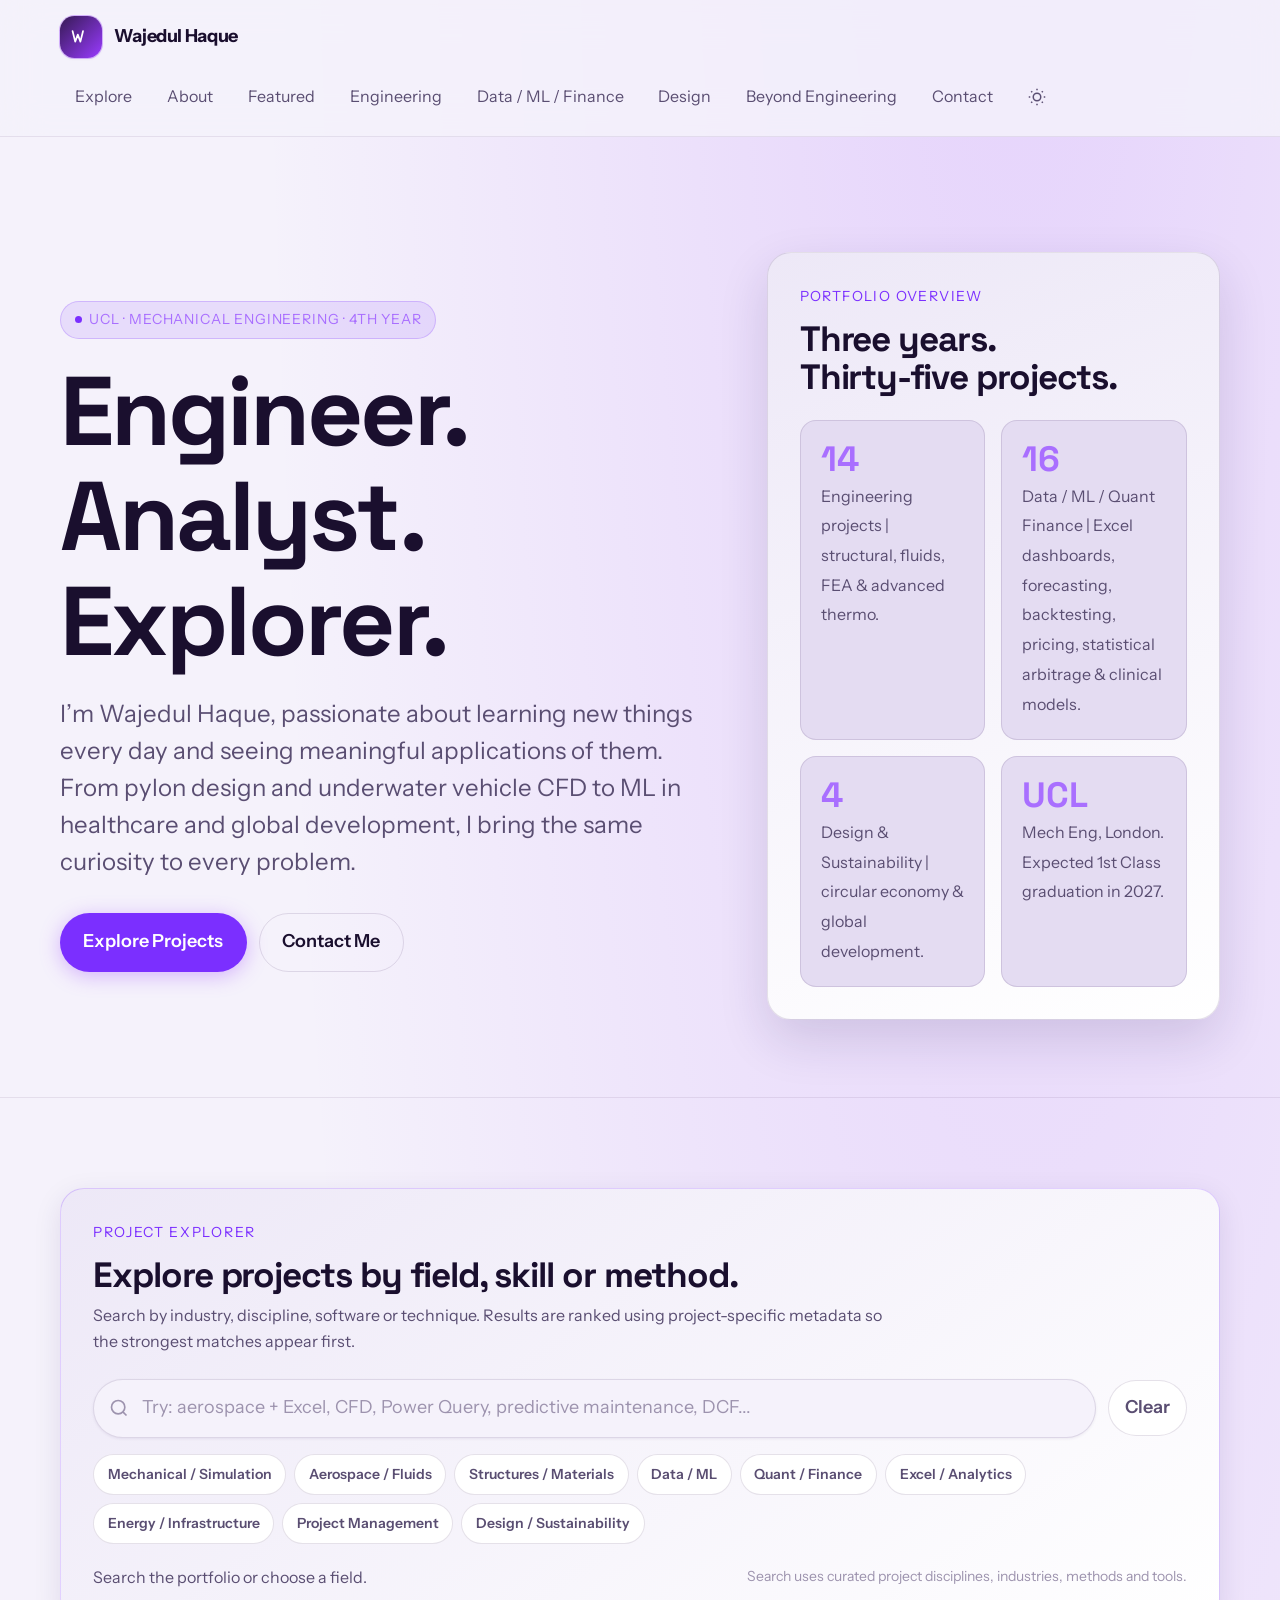
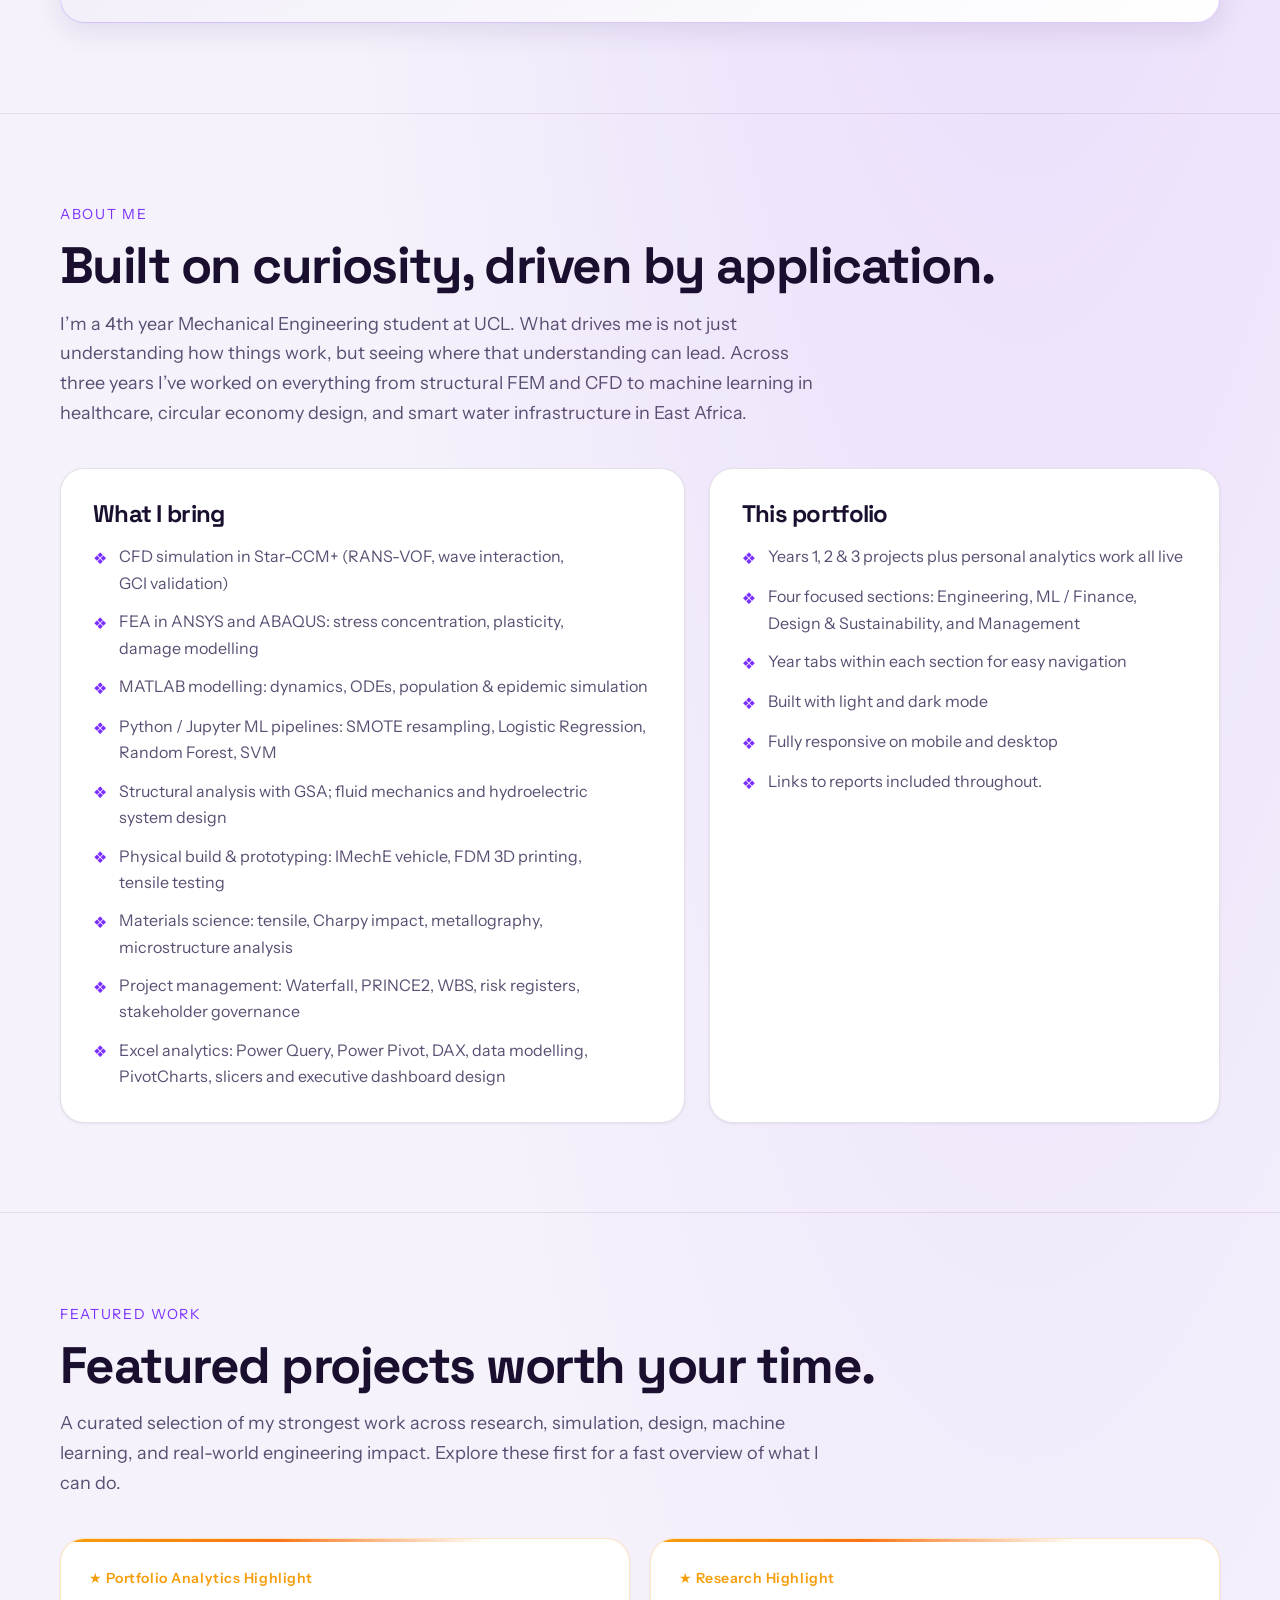
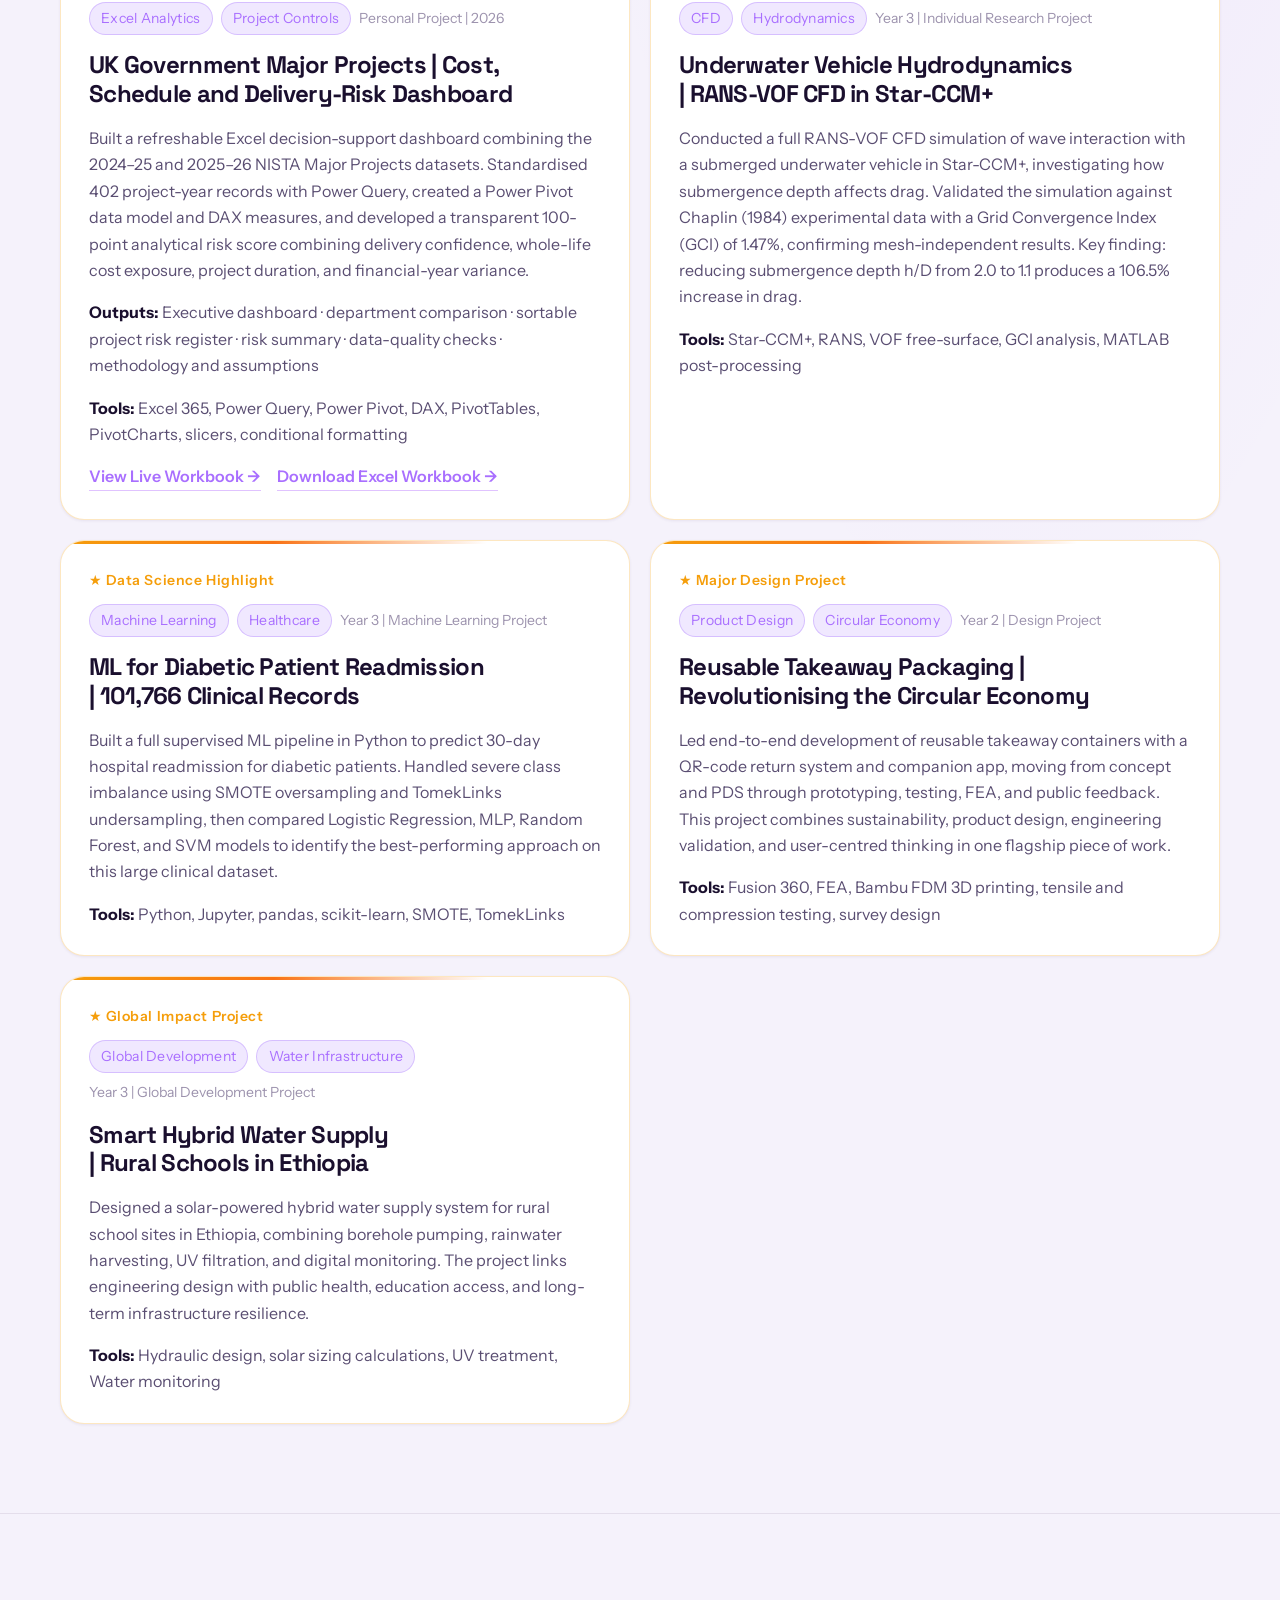
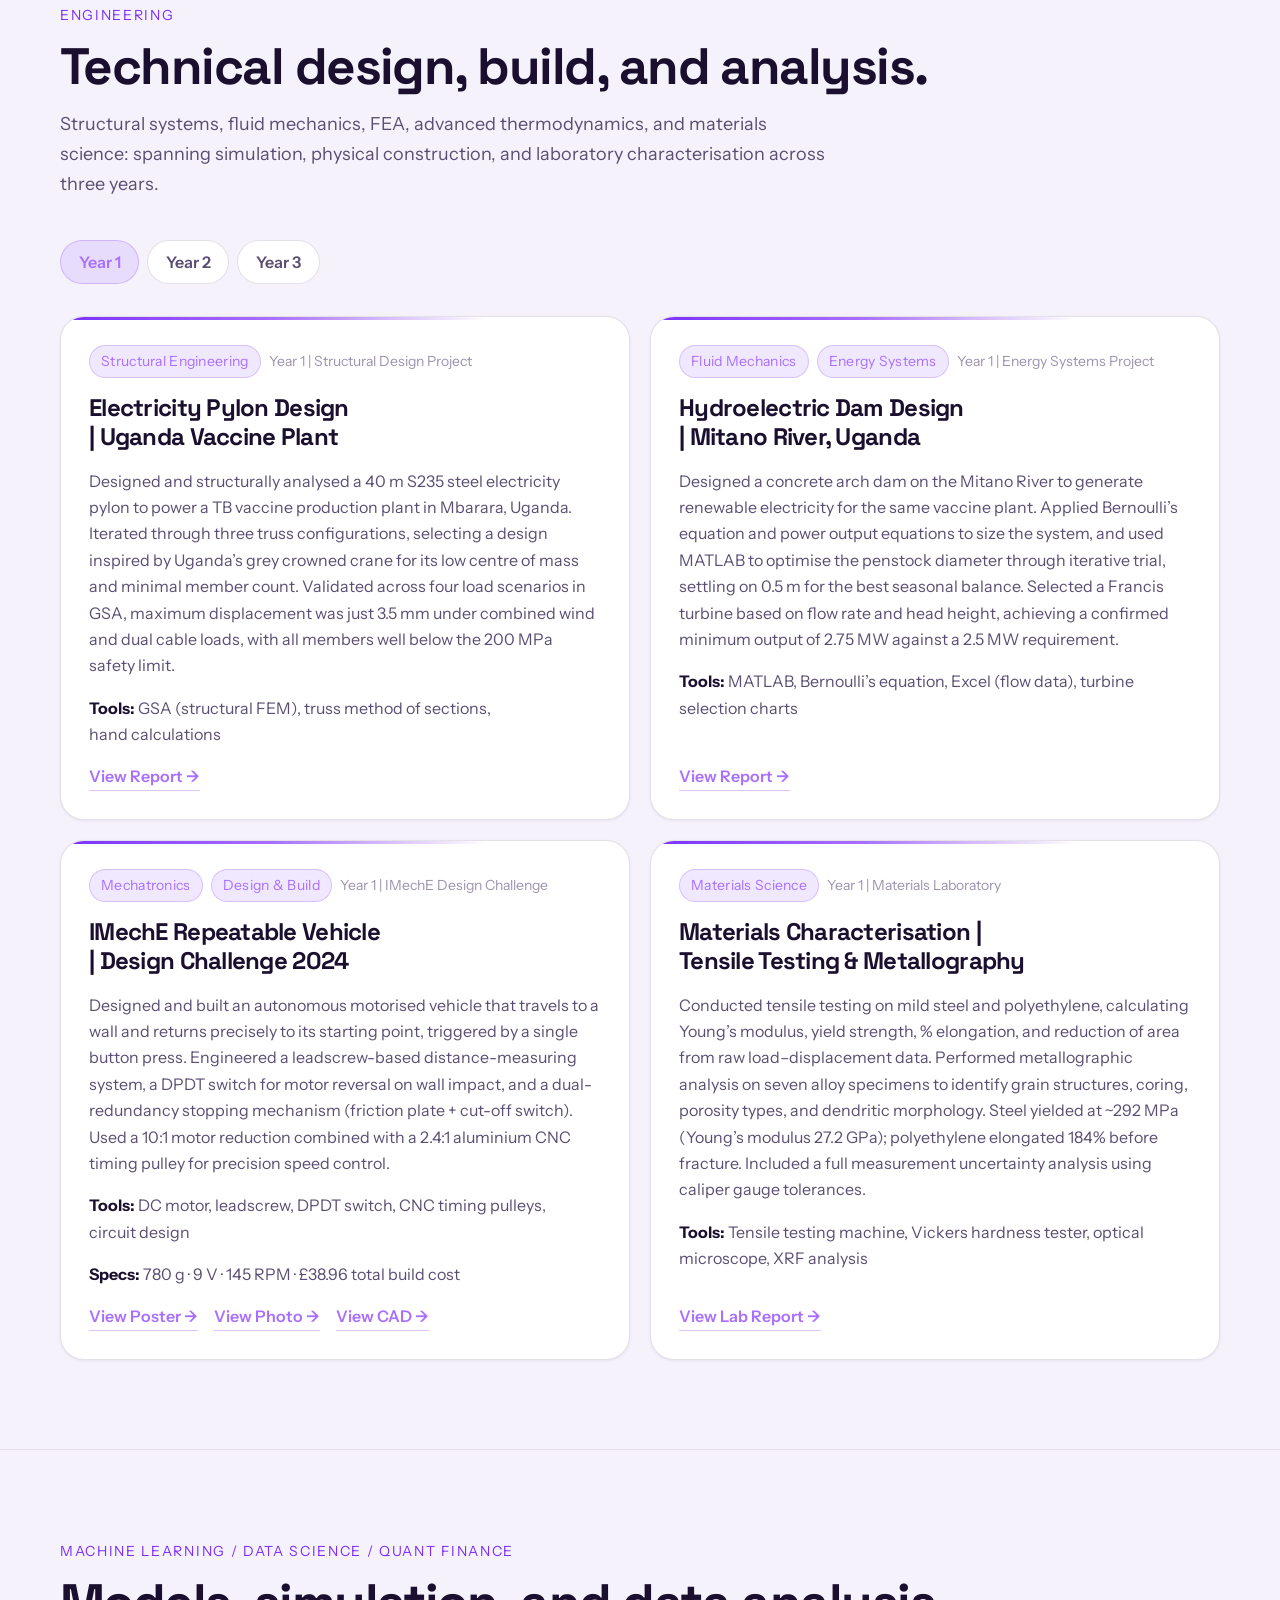
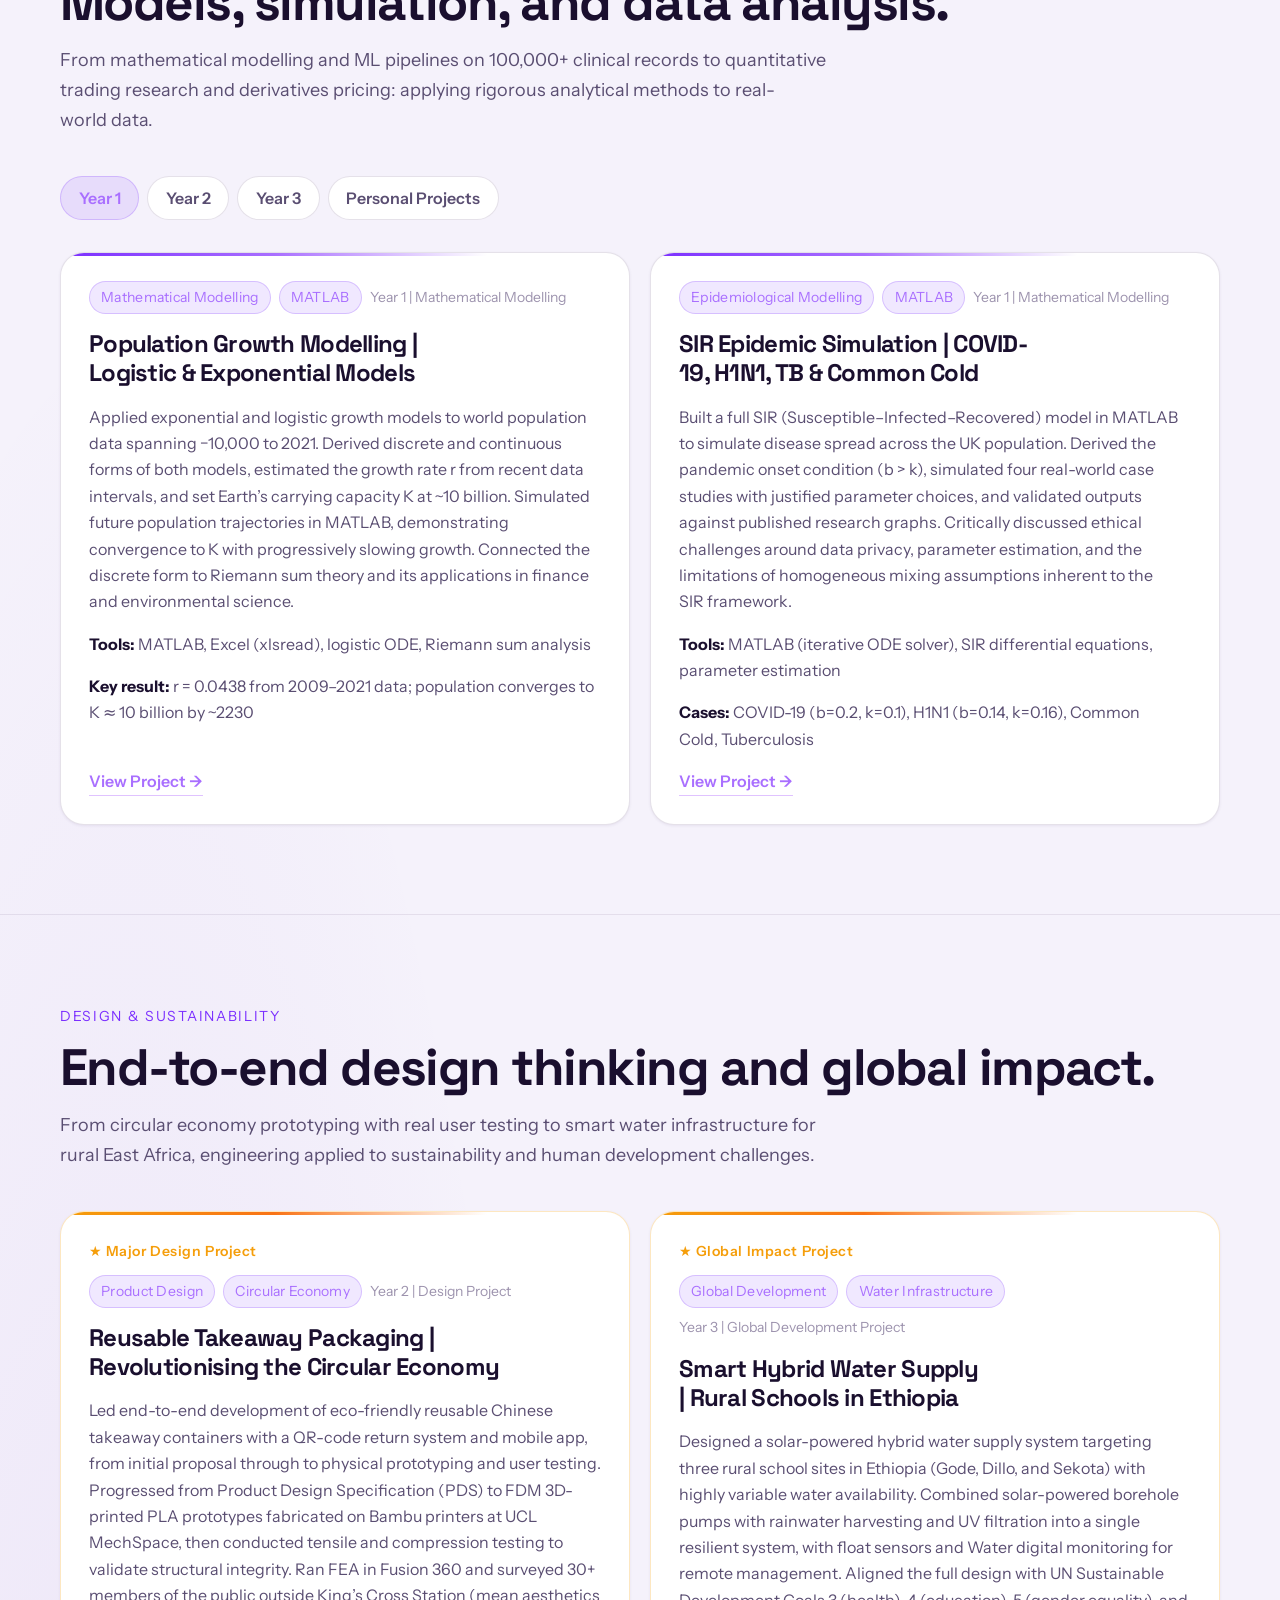
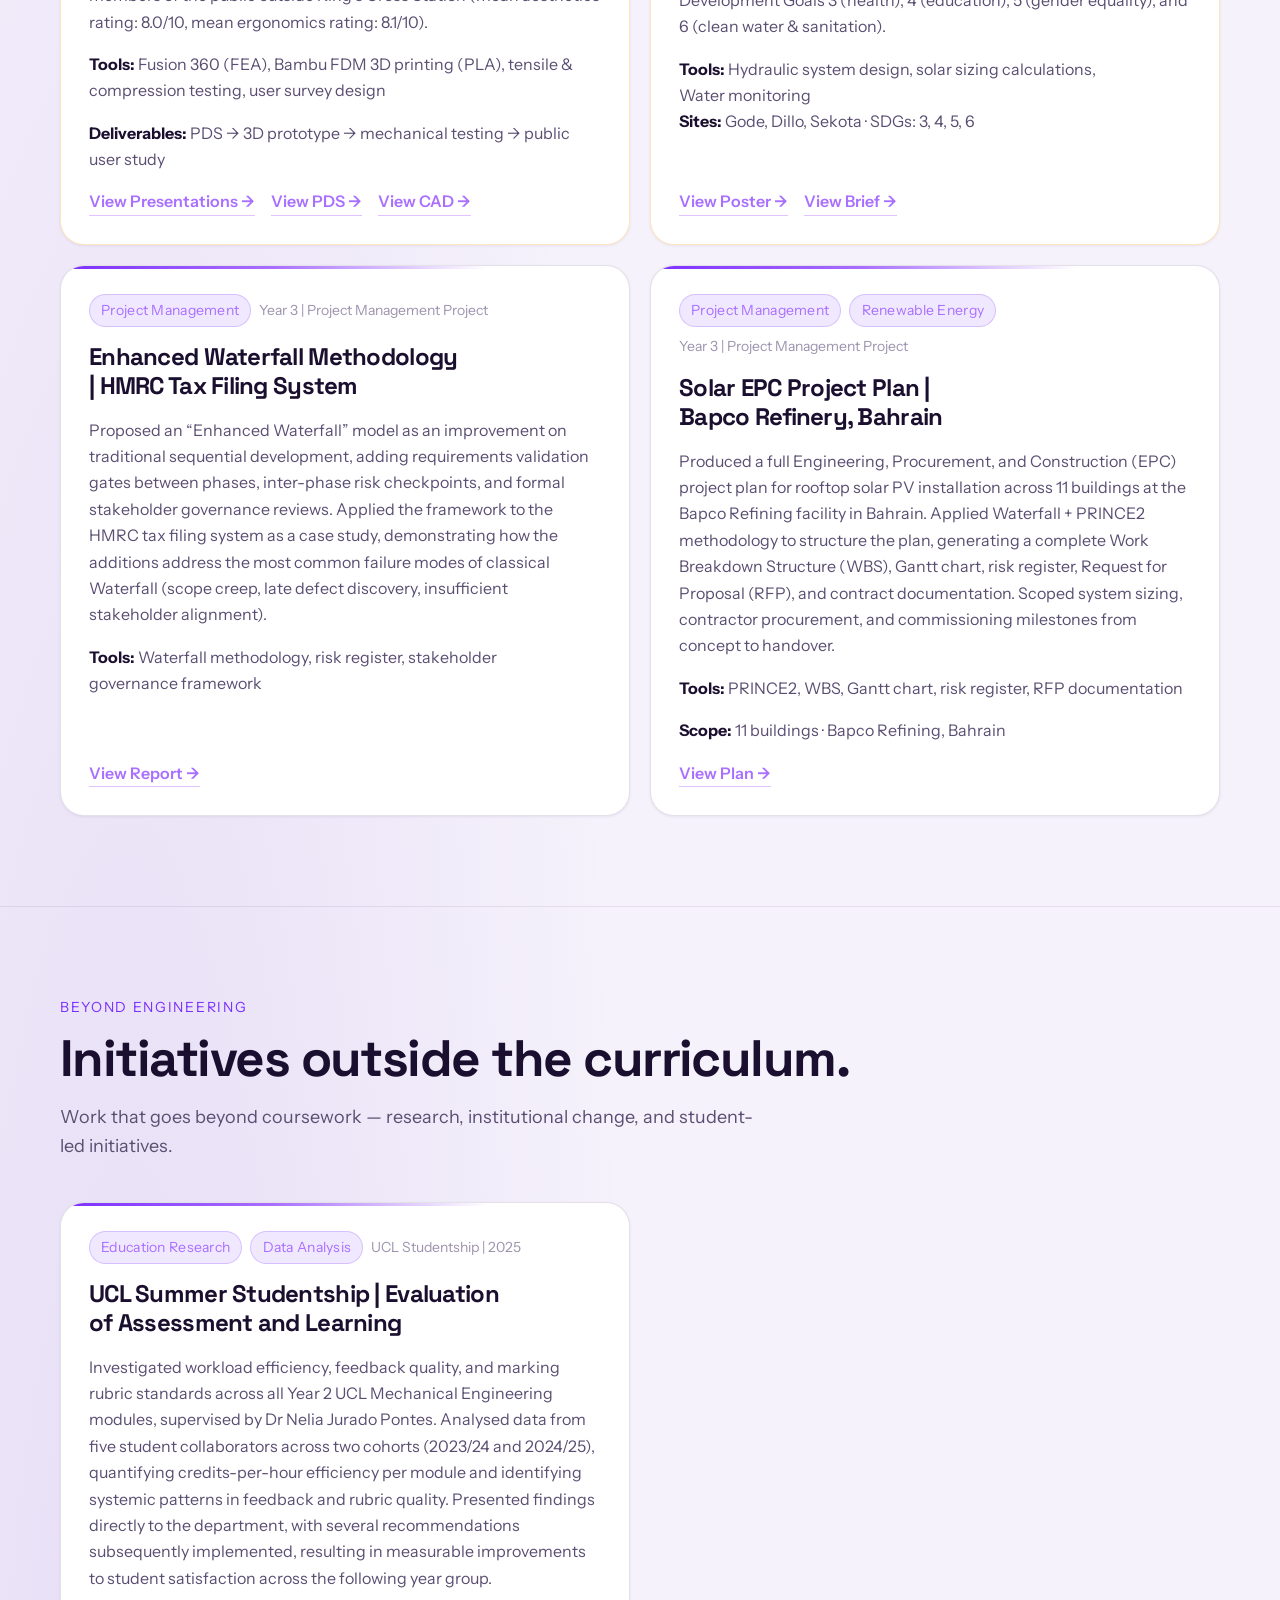
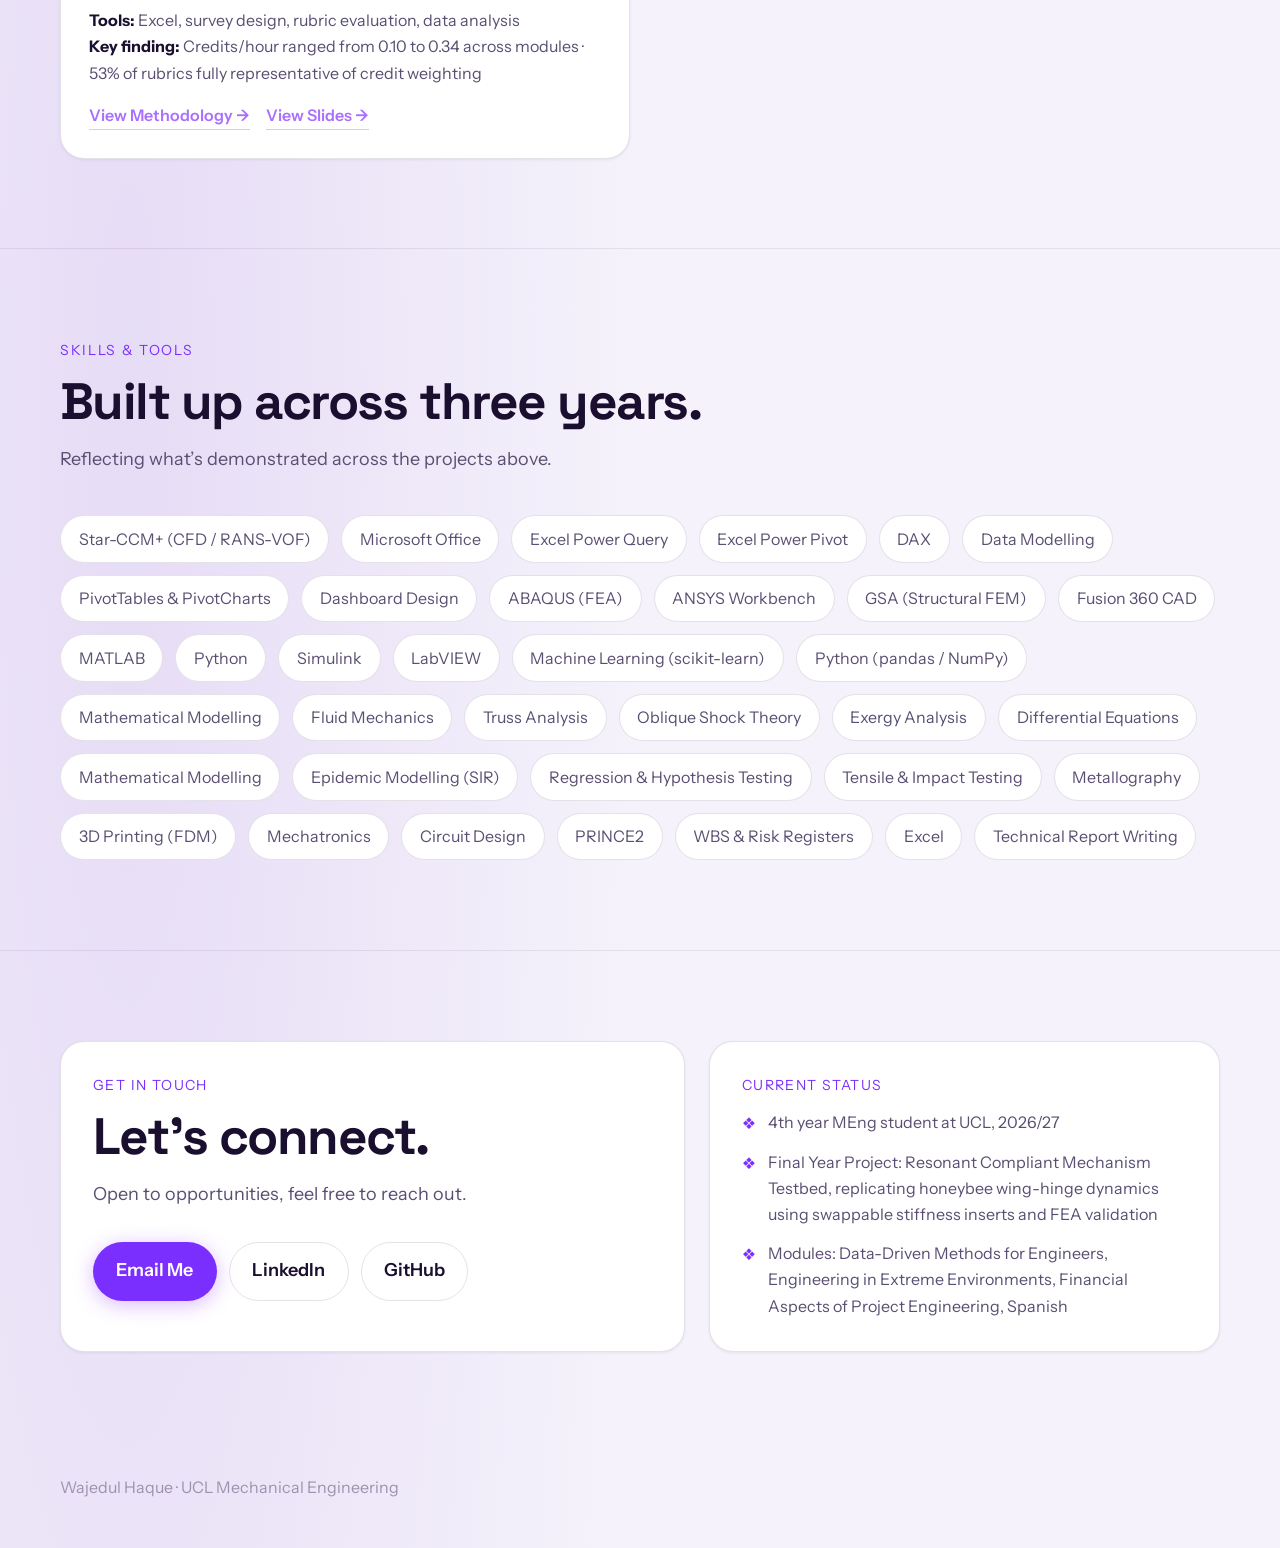
<file: index.html>
<!DOCTYPE html>
<html lang="en" data-theme="dark">
<head>
  <meta charset="UTF-8" />
  <meta name="viewport" content="width=device-width, initial-scale=1.0" />
  <title>Wajedul Haque | Portfolio</title>
  <meta name="description" content="Portfolio of Wajedul Haque, a 4th year UCL Mechanical Engineering student working across engineering, data analytics, machine learning and quantitative finance." />
  <link rel="preconnect" href="https://fonts.googleapis.com">
  <link rel="preconnect" href="https://fonts.gstatic.com" crossorigin>
  <link href="https://fonts.googleapis.com/css2?family=Instrument+Sans:ital,wght@0,400;0,500;0,600;0,700;1,400&family=Space+Grotesk:wght@500;600;700&display=swap" rel="stylesheet">
  <style>
    :root {
      --text-xs:clamp(0.75rem,0.7rem + 0.25vw,0.875rem);
      --text-sm:clamp(0.875rem,0.8rem + 0.35vw,1rem);
      --text-base:clamp(1rem,0.95rem + 0.25vw,1.125rem);
      --text-lg:clamp(1.125rem,1rem + 0.75vw,1.5rem);
      --text-xl:clamp(1.5rem,1.2rem + 1.25vw,2.25rem);
      --text-2xl:clamp(2rem,1.2rem + 2.5vw,3.5rem);
      --text-hero:clamp(3rem,0.5rem + 7vw,7rem);
      --sp1:.25rem;--sp2:.5rem;--sp3:.75rem;--sp4:1rem;--sp5:1.25rem;
      --sp6:1.5rem;--sp8:2rem;--sp10:2.5rem;--sp12:3rem;--sp16:4rem;
      --font-body:"Instrument Sans",system-ui,sans-serif;
      --font-display:"Space Grotesk",system-ui,sans-serif;
      --radius-sm:.375rem;--radius-md:.75rem;--radius-lg:1rem;
      --radius-xl:1.5rem;--radius-full:9999px;
      --transition:180ms cubic-bezier(0.16,1,0.3,1);
      --content:1160px;
    }
    :root,[data-theme="light"]{
      --bg:#f5f2fb;--surface:#ffffff;--surface2:#ede8f7;--surface3:#e4dcf2;
      --border:rgba(54,26,84,.13);--divider:rgba(54,26,84,.09);
      --text:#1a0f2e;--muted:#5a4e72;--faint:#9d93ae;--inv:#ffffff;
      --accent:#7b2fff;--accent2:#a96fff;
      --accentbg:rgba(123,47,255,.11);--accentborder:rgba(123,47,255,.22);
      --sh-sm:0 1px 3px rgba(38,19,84,.07);
      --sh-md:0 8px 28px rgba(38,19,84,.10);
      --sh-lg:0 20px 50px rgba(38,19,84,.14);
    }
    [data-theme="dark"]{
      --bg:#0f0a1a;--surface:#180f28;--surface2:#211535;--surface3:#2a1c40;
      --border:rgba(255,255,255,.09);--divider:rgba(255,255,255,.07);
      --text:#ede8ff;--muted:#b8aed4;--faint:#7e729c;--inv:#0f0a1a;
      --accent:#993bff;--accent2:#c48dff;
      --accentbg:rgba(153,59,255,.16);--accentborder:rgba(153,59,255,.28);
      --sh-sm:0 1px 3px rgba(0,0,0,.25);
      --sh-md:0 8px 28px rgba(0,0,0,.38);
      --sh-lg:0 20px 50px rgba(0,0,0,.50);
    }
    *,*::before,*::after{box-sizing:border-box;margin:0;padding:0}
    html{scroll-behavior:smooth;scroll-padding-top:5rem}
    body{font-family:var(--font-body);font-size:var(--text-base);line-height:1.65;
      color:var(--text);background:var(--bg);min-height:100dvh;
      background-image:radial-gradient(ellipse 60% 40% at 80% -5%,rgba(153,59,255,.18),transparent),
        radial-gradient(ellipse 40% 30% at 10% 90%,rgba(100,30,200,.10),transparent);}
    a{color:inherit;text-decoration:none}
    img{display:block;max-width:100%;height:auto}
    button{font:inherit;cursor:pointer;background:none;border:none}
    ul{list-style:none}
    h1,h2,h3,h4{line-height:1.08;letter-spacing:-.03em;text-wrap:balance}
    p,li{text-wrap:pretty;max-width:72ch}
    ::selection{background:rgba(153,59,255,.28);color:var(--text)}
    :focus-visible{outline:2px solid var(--accent);outline-offset:3px;border-radius:var(--radius-sm)}
    .skip{position:absolute;left:-999px;top:0;background:var(--surface);color:var(--text);padding:var(--sp3) var(--sp4);z-index:100}
    .skip:focus{left:var(--sp4);top:var(--sp4)}
    .wrap{width:min(calc(100% - 2.5rem),var(--content));margin-inline:auto}
    /* HEADER */
    .hdr{position:sticky;top:0;z-index:30;
      background:oklch(from var(--bg) l c h / .82);
      backdrop-filter:blur(20px);-webkit-backdrop-filter:blur(20px);
      border-bottom:1px solid var(--divider);}
    .nav{display:flex;align-items:center;justify-content:space-between;gap:var(--sp4);padding:var(--sp4) 0;flex-wrap:wrap}
    .brand{display:inline-flex;align-items:center;gap:var(--sp3);font-weight:700;font-size:var(--text-base);letter-spacing:-.02em}
    .logo{width:2.6rem;height:2.6rem;border-radius:.9rem;flex-shrink:0;display:grid;place-items:center;
      background:linear-gradient(135deg,#361a54 0%,#993bff 100%);
      box-shadow:0 0 0 1px rgba(153,59,255,.35),var(--sh-sm);}
    .logo svg{width:1.3rem;height:1.3rem;color:#fff}
    .nav-links{display:flex;flex-wrap:wrap;align-items:center;gap:var(--sp1)}
    .nav-links a,.theme-btn{min-height:40px;padding:.55rem .9rem;border-radius:var(--radius-full);
      display:inline-flex;align-items:center;justify-content:center;
      font-size:var(--text-sm);color:var(--muted);border:1px solid transparent;
      transition:background var(--transition),color var(--transition),border-color var(--transition);}
    .nav-links a:hover,.nav-links a:focus-visible,.theme-btn:hover,.theme-btn:focus-visible{
      background:var(--accentbg);color:var(--text);border-color:var(--accentborder);outline:none;}
    /* HERO */
    .hero{padding:clamp(4rem,9vw,8rem) 0 clamp(3rem,6vw,5rem)}
    .hero-grid{display:grid;grid-template-columns:1.25fr .85fr;gap:var(--sp10);align-items:center}
    .eyebrow{display:inline-flex;align-items:center;gap:.45rem;margin-bottom:var(--sp5);
      padding:.4rem .85rem;border-radius:var(--radius-full);
      background:var(--accentbg);color:var(--accent2);
      font-size:var(--text-xs);letter-spacing:.06em;text-transform:uppercase;
      border:1px solid var(--accentborder);}
    .eyebrow span{width:.45rem;height:.45rem;border-radius:50%;background:var(--accent);display:inline-block}
    h1{font-family:var(--font-display);font-size:var(--text-hero);max-width:9ch}
    .hero-sub{color:var(--muted);margin-top:var(--sp5);max-width:56ch;font-size:var(--text-lg);line-height:1.55}
    .cta-row{display:flex;flex-wrap:wrap;gap:var(--sp3);margin-top:var(--sp8)}
    /* BUTTONS */
    .btn{min-height:48px;padding:.85rem 1.4rem;border-radius:var(--radius-full);
      display:inline-flex;align-items:center;gap:.5rem;font-weight:600;
      transition:transform var(--transition),box-shadow var(--transition),background var(--transition),border-color var(--transition);
      border:1px solid transparent;}
    .btn:hover,.btn:focus-visible{transform:translateY(-2px);outline:none}
    .btn-primary{background:var(--accent);color:#fff;box-shadow:0 4px 20px rgba(153,59,255,.35)}
    .btn-primary:hover{box-shadow:0 8px 28px rgba(153,59,255,.45)}
    .btn-ghost{background:transparent;border-color:var(--border);color:var(--text)}
    .btn-ghost:hover{background:var(--surface2);border-color:var(--accentborder)}
    /* STAT CARD */
    .stat-card{background:linear-gradient(160deg,var(--surface2),var(--surface));
      border:1px solid var(--border);border-radius:var(--radius-xl);
      padding:var(--sp8);box-shadow:var(--sh-lg);}
    .stat-grid{display:grid;grid-template-columns:1fr 1fr;gap:var(--sp4);margin-top:var(--sp6)}
    .stat{padding:var(--sp5);border-radius:var(--radius-lg);background:var(--surface3);border:1px solid var(--border);}
    .stat strong{display:block;font-family:var(--font-display);font-size:var(--text-xl);line-height:1;margin-bottom:.35rem;color:var(--accent2)}
    .stat span{font-size:var(--text-sm);color:var(--muted)}
    .card-label{font-size:var(--text-xs);text-transform:uppercase;letter-spacing:.1em;color:var(--accent);margin-bottom:var(--sp3);display:block}
    /* SECTIONS */
    section{padding:clamp(3rem,7vw,6rem) 0}
    .sec-head{margin-bottom:var(--sp10)}
    .sec-tag{display:block;font-size:var(--text-xs);text-transform:uppercase;letter-spacing:.12em;color:var(--accent);margin-bottom:var(--sp3)}
    .sec-head h2{font-family:var(--font-display);font-size:var(--text-2xl)}
    .sec-head p{color:var(--muted);margin-top:var(--sp4);max-width:64ch}

    /* PROJECT FINDER */
    .finder-panel{background:linear-gradient(145deg,var(--surface2),var(--surface));border:1px solid var(--accentborder);border-radius:var(--radius-xl);padding:var(--sp8);box-shadow:var(--sh-md)}
    .finder-top{display:grid;grid-template-columns:1fr auto;gap:var(--sp4);align-items:end}
    .finder-copy h2{font-family:var(--font-display);font-size:var(--text-xl);margin-bottom:var(--sp2)}
    .finder-copy p{color:var(--muted);font-size:var(--text-sm)}
    .finder-search{margin-top:var(--sp6);display:flex;gap:var(--sp3);align-items:center;flex-wrap:wrap}
    .finder-input-wrap{position:relative;flex:1 1 28rem}
    .finder-input-wrap svg{position:absolute;left:1rem;top:50%;transform:translateY(-50%);color:var(--faint);pointer-events:none}
    .finder-input{width:100%;min-height:52px;border-radius:var(--radius-full);border:1px solid var(--border);background:var(--bg);color:var(--text);padding:.85rem 1rem .85rem 3rem;font:inherit;box-shadow:var(--sh-sm);transition:border-color var(--transition),box-shadow var(--transition),background var(--transition)}
    .finder-input::placeholder{color:var(--faint)}
    .finder-input:focus{outline:none;border-color:var(--accent);box-shadow:0 0 0 3px var(--accentbg)}
    .finder-clear{min-height:48px;padding:.75rem 1rem;border-radius:var(--radius-full);border:1px solid var(--border);background:var(--surface);color:var(--muted);font-weight:600;transition:background var(--transition),color var(--transition),border-color var(--transition)}
    .finder-clear:hover{background:var(--accentbg);color:var(--text);border-color:var(--accentborder)}
    .finder-chips{display:flex;flex-wrap:wrap;gap:var(--sp2);margin-top:var(--sp4)}
    .finder-chip{padding:.5rem .85rem;border-radius:var(--radius-full);border:1px solid var(--border);background:var(--surface);color:var(--muted);font-size:var(--text-xs);font-weight:600;transition:background var(--transition),color var(--transition),border-color var(--transition),transform var(--transition)}
    .finder-chip:hover{transform:translateY(-1px);border-color:var(--accentborder);color:var(--text)}
    .finder-chip.active{background:var(--accentbg);border-color:var(--accentborder);color:var(--accent2)}
    .finder-status{display:flex;justify-content:space-between;gap:var(--sp4);align-items:center;margin-top:var(--sp5);color:var(--muted);font-size:var(--text-sm)}
    .finder-hint{color:var(--faint);font-size:var(--text-xs)}
    .finder-results{margin-top:var(--sp6)}
    .finder-results:empty{display:none}
    .finder-result{opacity:1!important;transform:none!important}
    .finder-empty{display:none;margin-top:var(--sp6);padding:var(--sp6);border:1px dashed var(--border);border-radius:var(--radius-lg);color:var(--muted);text-align:center}
    .finder-empty.show{display:block}
    @media(max-width:700px){.finder-top{grid-template-columns:1fr}.finder-status{align-items:flex-start;flex-direction:column}.finder-panel{padding:var(--sp6)}}

    /* ABOUT */
    .about-grid{display:grid;grid-template-columns:1.1fr .9fr;gap:var(--sp6)}
    .panel{background:var(--surface);border:1px solid var(--border);border-radius:var(--radius-xl);padding:var(--sp8);box-shadow:var(--sh-sm)}
    .panel h3{font-family:var(--font-display);font-size:var(--text-lg);margin-bottom:var(--sp4)}
    .check-list{display:flex;flex-direction:column;gap:var(--sp3)}
    .check-list li{display:flex;gap:var(--sp3);align-items:flex-start;color:var(--muted);font-size:var(--text-sm)}
    .check-list li::before{content:"\2756";color:var(--accent);flex-shrink:0;margin-top:.1rem}
    /* YEAR TABS */
    .year-nav{display:flex;gap:var(--sp2);margin-bottom:var(--sp8);flex-wrap:wrap}
    .year-tab{padding:.5rem 1.1rem;border-radius:var(--radius-full);border:1px solid var(--border);
      font-size:var(--text-sm);font-weight:600;color:var(--muted);cursor:pointer;
      transition:background var(--transition),color var(--transition),border-color var(--transition);background:var(--surface);}
    .year-tab.active,.year-tab:hover{background:var(--accentbg);color:var(--accent2);border-color:var(--accentborder)}
    .year-group{display:none}
    .year-group.active{display:block}
    /* PROJECT GRID */
    .project-grid{display:grid;grid-template-columns:repeat(2,minmax(0,1fr));gap:var(--sp5)}
    /* PROJECT CARD */
    .pcard{position:relative;overflow:hidden;
      background:var(--surface);border:1px solid var(--border);border-radius:var(--radius-xl);
      padding:1.75rem;box-shadow:var(--sh-sm);display:flex;flex-direction:column;gap:var(--sp4);
      transition:transform var(--transition),box-shadow var(--transition),border-color var(--transition);}
    .pcard:hover{transform:translateY(-3px);box-shadow:var(--sh-lg);border-color:var(--accentborder)}
    .pcard::before{content:"";position:absolute;inset:0 0 auto 0;height:3px;
      background:linear-gradient(90deg,var(--accent),var(--accent2),transparent 75%);}
    .pcard.featured::before{background:linear-gradient(90deg,#f59e0b,#f97316,transparent 75%)}
    .pcard.featured{border-color:rgba(245,158,11,.25)}
    .pcard.featured:hover{border-color:rgba(245,158,11,.45)}
    .featured-badge{display:inline-flex;align-items:center;gap:.35rem;font-size:var(--text-xs);
      color:#f59e0b;font-weight:600;letter-spacing:.04em;margin-bottom:-.25rem}
    .pmeta{display:flex;flex-wrap:wrap;gap:.5rem;align-items:center}
    .pill{display:inline-flex;align-items:center;min-height:28px;padding:.25rem .7rem;
      border-radius:var(--radius-full);background:var(--accentbg);color:var(--accent2);
      border:1px solid var(--accentborder);font-size:var(--text-xs);letter-spacing:.02em;}
    .year-badge{font-size:var(--text-xs);color:var(--faint)}
    .pcard h3{font-family:var(--font-display);font-size:var(--text-lg);line-height:1.2}
    .pcard p{color:var(--muted);font-size:var(--text-sm)}
    .tools{color:var(--muted);font-size:var(--text-sm)}
    .tools strong{color:var(--text)}
    .plinks{display:flex;flex-wrap:wrap;gap:var(--sp4);margin-top:auto}
    .plinks a{color:var(--accent2);font-size:var(--text-sm);font-weight:600;
      border-bottom:1px solid rgba(153,59,255,.3);
      transition:color var(--transition),border-color var(--transition);}
    .plinks a:hover{color:var(--text);border-color:var(--accent)}
    .plinks a[aria-disabled="true"]{opacity:.58;cursor:not-allowed;border-bottom-style:dashed;color:var(--faint)}
    /* GUIDE */
    .steps-grid{display:grid;grid-template-columns:repeat(3,1fr);gap:var(--sp5);margin-bottom:var(--sp6)}
    .step{background:var(--surface);border:1px solid var(--border);border-radius:var(--radius-xl);padding:var(--sp6);box-shadow:var(--sh-sm);}
    .step-n{width:2.2rem;height:2.2rem;border-radius:50%;background:linear-gradient(135deg,#361a54,#993bff);
      color:#fff;font-weight:700;font-size:var(--text-sm);display:grid;place-items:center;margin-bottom:var(--sp4);}
    .step h3{font-size:var(--text-base);font-family:var(--font-display);margin-bottom:var(--sp3)}
    .step p{font-size:var(--text-sm);color:var(--muted)}
    .code-wrap{background:#0a0614;border:1px solid rgba(255,255,255,.09);border-radius:var(--radius-lg);
      padding:var(--sp6);overflow-x:auto;margin-top:var(--sp6);}
    pre{font-family:"Fira Code","Cascadia Code",monospace;font-size:.88rem;line-height:1.7;color:#dcc9ff;white-space:pre-wrap}
    /* SKILLS */
    .skills-wrap{display:flex;flex-wrap:wrap;gap:var(--sp3)}
    .skill{padding:.6rem 1.1rem;border-radius:var(--radius-full);border:1px solid var(--border);
      background:var(--surface);color:var(--muted);font-size:var(--text-sm);
      transition:background var(--transition),border-color var(--transition),color var(--transition);}
    .skill:hover{background:var(--accentbg);border-color:var(--accentborder);color:var(--text)}
    /* CONTACT */
    .contact-grid{display:grid;grid-template-columns:1.1fr .9fr;gap:var(--sp6)}
    .rule{border:none;border-top:1px solid var(--divider);margin:0}
    footer{padding:var(--sp8) 0 var(--sp12);color:var(--faint);font-size:var(--text-sm)}
    footer .wrap{display:flex;justify-content:space-between;align-items:center;flex-wrap:wrap;gap:var(--sp4)}
    /* REVEAL */
    .reveal{opacity:0;transform:translateY(20px);
      transition:opacity .7s cubic-bezier(0.16,1,0.3,1),transform .7s cubic-bezier(0.16,1,0.3,1)}
    .reveal.vis{opacity:1;transform:none}
    /* RESPONSIVE */
    @media(max-width:900px){
      .hero-grid,.about-grid,.contact-grid{grid-template-columns:1fr}
      .project-grid{grid-template-columns:1fr}
      .steps-grid{grid-template-columns:1fr}
      h1{font-size:clamp(2.8rem,.5rem + 9vw,5rem)}
      .nav{flex-direction:column;align-items:flex-start}
      .nav-links{width:100%}
    }
    @media(prefers-reduced-motion:reduce){
      *,*::before,*::after{transition-duration:.01ms!important;animation-duration:.01ms!important}
      .reveal{opacity:1;transform:none}
      html{scroll-behavior:auto}
    }
  </style>
</head>
<body>
<a class="skip" href="#main">Skip to main content</a>

<header class="hdr">
  <div class="wrap nav">
    <a class="brand" href="#top" aria-label="Home">
      <span class="logo" aria-hidden="true">
        <svg viewBox="0 0 24 24" fill="none" stroke="currentColor" stroke-width="2" stroke-linecap="round" stroke-linejoin="round">
          <path d="M3 6l3 12 3-8 3 8 3-12"/>
        </svg>
      </span>
      Wajedul Haque
    </a>
    <nav class="nav-links" aria-label="Primary">
      <a href="#project-finder">Explore</a>
      <a href="#about">About</a>
      <a href="#featured-work">Featured</a>
      <a href="#engineering">Engineering</a>
      <a href="#ml-finance">Data / ML / Finance</a>
      <a href="#design">Design</a>
      <a href="#beyond">Beyond Engineering</a>
      <a href="#contact">Contact</a>
      <button class="theme-btn" data-theme-toggle aria-label="Switch to light mode">
        <svg width="18" height="18" viewBox="0 0 24 24" fill="none" stroke="currentColor" stroke-width="2"><path d="M21 12.79A9 9 0 1 1 11.21 3 7 7 0 0 0 21 12.79z"/></svg>
      </button>
    </nav>
  </div>
</header>

<main id="main">

  <section class="hero" id="top">
    <div class="wrap hero-grid">
      <div>
        <div class="eyebrow reveal"><span></span>UCL &middot; Mechanical Engineering &middot; 4th Year</div>
        <h1 class="reveal">Engineer.<br>Analyst.<br>Explorer.</h1>
        <p class="hero-sub reveal">
          I&rsquo;m Wajedul Haque, passionate about learning new things every day and seeing meaningful applications of them. From pylon design and underwater vehicle CFD to ML in healthcare and global development, I bring the same curiosity to every problem.
        </p>
        <div class="cta-row reveal">
          <a class="btn btn-primary" href="#project-finder">Explore Projects</a>
          <a class="btn btn-ghost" href="#contact">Contact Me</a>
        </div>
      </div>
      <aside class="stat-card reveal">
        <span class="card-label">Portfolio Overview</span>
        <h2 style="font-family:var(--font-display);font-size:var(--text-xl)">Three years.<br>Thirty-five projects.</h2>
        <div class="stat-grid">
          <div class="stat"><strong>14</strong><span>Engineering projects | structural, fluids, FEA &amp; advanced thermo.</span></div>
          <div class="stat"><strong>16</strong><span>Data / ML / Quant Finance | Excel dashboards, forecasting, backtesting, pricing, statistical arbitrage &amp; clinical models.</span></div>
          <div class="stat"><strong>4</strong><span>Design &amp; Sustainability | circular economy &amp; global development.</span></div>
          <div class="stat"><strong>UCL</strong><span>Mech Eng, London. Expected 1st Class graduation in 2027.</span></div>
        </div>
      </aside>
    </div>
  </section>

  <hr class="rule">


  <section id="project-finder" data-project-finder>
    <div class="wrap">
      <div class="finder-panel reveal">
        <div class="finder-top">
          <div class="finder-copy">
            <span class="sec-tag">Project Explorer</span>
            <h2>Explore projects by field, skill or method.</h2>
            <p>Search by industry, discipline, software or technique. Results are ranked using project-specific metadata so the strongest matches appear first.</p>
          </div>
        </div>
        <div class="finder-search">
          <div class="finder-input-wrap">
            <svg width="20" height="20" viewBox="0 0 24 24" fill="none" stroke="currentColor" stroke-width="2" aria-hidden="true"><circle cx="11" cy="11" r="8"/><path d="m21 21-4.35-4.35"/></svg>
            <input class="finder-input" data-finder-input type="search" autocomplete="off" placeholder="Try: aerospace + Excel, CFD, Power Query, predictive maintenance, DCF..." aria-label="Search portfolio projects">
          </div>
          <button class="finder-clear" type="button" data-finder-clear>Clear</button>
        </div>
        <div class="finder-chips" aria-label="Project field filters">
          <button class="finder-chip" type="button" data-finder-filter data-category="engineering-simulation">Mechanical / Simulation</button>
          <button class="finder-chip" type="button" data-finder-filter data-category="aerospace-fluids">Aerospace / Fluids</button>
          <button class="finder-chip" type="button" data-finder-filter data-category="structural-materials">Structures / Materials</button>
          <button class="finder-chip" type="button" data-finder-filter data-category="data-ml">Data / ML</button>
          <button class="finder-chip" type="button" data-finder-filter data-category="quant-finance">Quant / Finance</button>
          <button class="finder-chip" type="button" data-finder-filter data-category="excel-analytics">Excel / Analytics</button>
          <button class="finder-chip" type="button" data-finder-filter data-category="energy-infrastructure">Energy / Infrastructure</button>
          <button class="finder-chip" type="button" data-finder-filter data-category="project-management">Project Management</button>
          <button class="finder-chip" type="button" data-finder-filter data-category="design-sustainability">Design / Sustainability</button>
        </div>
        <div class="finder-status">
          <span data-finder-count aria-live="polite">Search the portfolio or choose a field.</span>
          <span class="finder-hint">Search uses curated project disciplines, industries, methods and tools.</span>
        </div>
        <div class="project-grid finder-results" data-finder-results></div>
        <div class="finder-empty" data-finder-empty>No strong matches found. Try a broader field, tool or method such as “Excel”, “Python”, “FEA”, “finance” or “sustainability”.</div>
      </div>
    </div>
  </section>

  <hr class="rule">

  <section id="about">
    <div class="wrap">
      <div class="sec-head reveal">
        <span class="sec-tag">About Me</span>
        <h2>Built on curiosity, driven by application.</h2>
        <p>I&rsquo;m a 4th year Mechanical Engineering student at UCL. What drives me is not just understanding how things work, but seeing where that understanding can lead. Across three years I&rsquo;ve worked on everything from structural FEM and CFD to machine learning in healthcare, circular economy design, and smart water infrastructure in East Africa.</p>
      </div>
      <div class="about-grid">
        <div class="panel reveal">
          <h3>What I bring</h3>
          <ul class="check-list">
            <li>CFD simulation in Star-CCM+ (RANS-VOF, wave interaction, GCI validation)</li>
            <li>FEA in ANSYS and ABAQUS: stress concentration, plasticity, damage modelling</li>
            <li>MATLAB modelling: dynamics, ODEs, population &amp; epidemic simulation</li>
            <li>Python / Jupyter ML pipelines: SMOTE resampling, Logistic Regression, Random Forest, SVM</li>
            <li>Structural analysis with GSA; fluid mechanics and hydroelectric system design</li>
            <li>Physical build &amp; prototyping: IMechE vehicle, FDM 3D printing, tensile testing</li>
            <li>Materials science: tensile, Charpy impact, metallography, microstructure analysis</li>
            <li>Project management: Waterfall, PRINCE2, WBS, risk registers, stakeholder governance</li>
            <li>Excel analytics: Power Query, Power Pivot, DAX, data modelling, PivotCharts, slicers and executive dashboard design</li>
          </ul>
        </div>
        <div class="panel reveal">
          <h3>This portfolio</h3>
          <ul class="check-list">
            <li>Years 1, 2 &amp; 3 projects plus personal analytics work all live</li>
            <li>Four focused sections: Engineering, ML / Finance, Design &amp; Sustainability, and Management</li>
            <li>Year tabs within each section for easy navigation</li>
            <li> Built with light and dark mode</li>
            <li> Fully responsive on mobile and desktop</li>
            <li> Links to reports included throughout.</li>
          </ul>
        </div>
      </div>
    </div>
  </section>

  <hr class="rule">

  <section id="featured-work">
    <div class="wrap">
      <div class="sec-head reveal">
        <span class="sec-tag">Featured Work</span>
        <h2>Featured projects worth your time.</h2>
        <p>A curated selection of my strongest work across research, simulation, design, machine learning, and real-world engineering impact. Explore these first for a fast overview of what I can do.</p>
      </div>
      <div class="project-grid">

        <article class="pcard featured reveal">
          <div class="featured-badge">&#9733; Portfolio Analytics Highlight</div>
          <div class="pmeta">
            <span class="pill">Excel Analytics</span>
            <span class="pill">Project Controls</span>
            <span class="year-badge">Personal Project | 2026</span>
          </div>
          <h3>UK Government Major Projects | Cost, Schedule and Delivery-Risk Dashboard</h3>
          <p>Built a refreshable Excel decision-support dashboard combining the 2024&ndash;25 and 2025&ndash;26 NISTA Major Projects datasets. Standardised 402 project-year records with Power Query, created a Power Pivot data model and DAX measures, and developed a transparent 100-point analytical risk score combining delivery confidence, whole-life cost exposure, project duration, and financial-year variance.</p>
          <p class="tools"><strong>Outputs:</strong> Executive dashboard &middot; department comparison &middot; sortable project risk register &middot; risk summary &middot; data-quality checks &middot; methodology and assumptions</p>
          <p class="tools"><strong>Tools:</strong> Excel 365, Power Query, Power Pivot, DAX, PivotTables, PivotCharts, slicers, conditional formatting</p>
          <div class="plinks">
            <a href="#" data-workbook-view aria-disabled="true">Live Workbook Link Pending</a>
            <a href="#" data-workbook-download aria-disabled="true">Download Link Pending</a>
          </div>
        </article>

        <article class="pcard featured reveal">
          <div class="featured-badge">&#9733; Research Highlight</div>
          <div class="pmeta">
            <span class="pill">CFD</span>
            <span class="pill">Hydrodynamics</span>
            <span class="year-badge">Year 3 | Individual Research Project</span>
          </div>
          <h3>Underwater Vehicle Hydrodynamics | RANS-VOF CFD in Star-CCM+</h3>
          <p>Conducted a full RANS-VOF CFD simulation of wave interaction with a submerged underwater vehicle in Star-CCM+, investigating how submergence depth affects drag. Validated the simulation against Chaplin (1984) experimental data with a Grid Convergence Index (GCI) of 1.47%, confirming mesh-independent results. Key finding: reducing submergence depth h/D from 2.0 to 1.1 produces a 106.5% increase in drag.</p>
          <p class="tools"><strong>Tools:</strong> Star-CCM+, RANS, VOF free-surface, GCI analysis, MATLAB post-processing</p>
        </article>

        <article class="pcard featured reveal">
          <div class="featured-badge">&#9733; Data Science Highlight</div>
          <div class="pmeta">
            <span class="pill">Machine Learning</span>
            <span class="pill">Healthcare</span>
            <span class="year-badge">Year 3 | Machine Learning Project</span>
          </div>
          <h3>ML for Diabetic Patient Readmission | 101,766 Clinical Records</h3>
          <p>Built a full supervised ML pipeline in Python to predict 30-day hospital readmission for diabetic patients. Handled severe class imbalance using SMOTE oversampling and TomekLinks undersampling, then compared Logistic Regression, MLP, Random Forest, and SVM models to identify the best-performing approach on this large clinical dataset.</p>
          <p class="tools"><strong>Tools:</strong> Python, Jupyter, pandas, scikit-learn, SMOTE, TomekLinks</p>
        </article>

        <article class="pcard featured reveal">
          <div class="featured-badge">&#9733; Major Design Project</div>
          <div class="pmeta">
            <span class="pill">Product Design</span>
            <span class="pill">Circular Economy</span>
            <span class="year-badge">Year 2 | Design Project</span>
          </div>
          <h3>Reusable Takeaway Packaging | Revolutionising the Circular Economy</h3>
          <p>Led end-to-end development of reusable takeaway containers with a QR-code return system and companion app, moving from concept and PDS through prototyping, testing, FEA, and public feedback. This project combines sustainability, product design, engineering validation, and user-centred thinking in one flagship piece of work.</p>
          <p class="tools"><strong>Tools:</strong> Fusion 360, FEA, Bambu FDM 3D printing, tensile and compression testing, survey design</p>
        </article>

        <article class="pcard featured reveal">
          <div class="featured-badge">&#9733; Global Impact Project</div>
          <div class="pmeta">
            <span class="pill">Global Development</span>
            <span class="pill">Water Infrastructure</span>
            <span class="year-badge">Year 3 | Global Development Project</span>
          </div>
          <h3>Smart Hybrid Water Supply | Rural Schools in Ethiopia</h3>
          <p>Designed a solar-powered hybrid water supply system for rural school sites in Ethiopia, combining borehole pumping, rainwater harvesting, UV filtration, and digital monitoring. The project links engineering design with public health, education access, and long-term infrastructure resilience.</p>
          <p class="tools"><strong>Tools:</strong> Hydraulic design, solar sizing calculations, UV treatment, Water monitoring</p>
        </article>

      </div>
    </div>
  </section>

  <hr class="rule">

  <!-- ===== ENGINEERING ===== -->
  <section id="engineering">
    <div class="wrap">
      <div class="sec-head reveal">
        <span class="sec-tag">Engineering</span>
        <h2>Technical design, build, and analysis.</h2>
        <p>Structural systems, fluid mechanics, FEA, advanced thermodynamics, and materials science: spanning simulation, physical construction, and laboratory characterisation across three years.</p>
      </div>

      <!-- Year tabs -->
      <div class="year-nav reveal" id="eng-tabs">
        <button class="year-tab active" data-target="eng-y1">Year 1</button>
        <button class="year-tab" data-target="eng-y2">Year 2</button>
        <button class="year-tab" data-target="eng-y3">Year 3</button>
      </div>

      <!-- Year 1 -->
      <div class="year-group active" id="eng-y1">
        <div class="project-grid">

          <article class="pcard reveal">
            <div class="pmeta">
              <span class="pill">Structural Engineering</span>
              <span class="year-badge">Year 1 | Structural Design Project</span>
            </div>
            <h3>Electricity Pylon Design | Uganda Vaccine Plant</h3>
            <p>Designed and structurally analysed a 40 m S235 steel electricity pylon to power a TB vaccine production plant in Mbarara, Uganda. Iterated through three truss configurations, selecting a design inspired by Uganda&rsquo;s grey crowned crane for its low centre of mass and minimal member count. Validated across four load scenarios in GSA, maximum displacement was just 3.5 mm under combined wind and dual cable loads, with all members well below the 200 MPa safety limit.</p>
            <p class="tools"><strong>Tools:</strong> GSA (structural FEM), truss method of sections, hand calculations</p>
            <div class="plinks"><a href="https://drive.google.com/file/d/11FcY-K9Jo8nt7tuyK5zlBTZVwbD6tBT5/view?usp=sharing" target="_blank" rel="noopener noreferrer">View Report &rarr;</a></div>
          </article>

          <article class="pcard reveal">
            <div class="pmeta">
              <span class="pill">Fluid Mechanics</span>
              <span class="pill">Energy Systems</span>
              <span class="year-badge">Year 1 | Energy Systems Project</span>
            </div>
            <h3>Hydroelectric Dam Design | Mitano River, Uganda</h3>
            <p>Designed a concrete arch dam on the Mitano River to generate renewable electricity for the same vaccine plant. Applied Bernoulli&rsquo;s equation and power output equations to size the system, and used MATLAB to optimise the penstock diameter through iterative trial, settling on 0.5 m for the best seasonal balance. Selected a Francis turbine based on flow rate and head height, achieving a confirmed minimum output of 2.75 MW against a 2.5 MW requirement.</p>
            <p class="tools"><strong>Tools:</strong> MATLAB, Bernoulli&rsquo;s equation, Excel (flow data), turbine selection charts</p>
            <div class="plinks"><a href="https://drive.google.com/file/d/1-qQ4zo1-eG9PxVGufxVZfw5v20z-gO6I/view?usp=drive_link" target="_blank" rel="noopener noreferrer">View Report &rarr;</a></div>
          </article>

          <article class="pcard reveal">
            <div class="pmeta">
              <span class="pill">Mechatronics</span>
              <span class="pill">Design &amp; Build</span>
              <span class="year-badge">Year 1 | IMechE Design Challenge</span>
            </div>
            <h3>IMechE Repeatable Vehicle | Design Challenge 2024</h3>
            <p>Designed and built an autonomous motorised vehicle that travels to a wall and returns precisely to its starting point, triggered by a single button press. Engineered a leadscrew-based distance-measuring system, a DPDT switch for motor reversal on wall impact, and a dual-redundancy stopping mechanism (friction plate + cut-off switch). Used a 10:1 motor reduction combined with a 2.4:1 aluminium CNC timing pulley for precision speed control.</p>
            <p class="tools"><strong>Tools:</strong> DC motor, leadscrew, DPDT switch, CNC timing pulleys, circuit design</p>
            <p class="tools"><strong>Specs:</strong> 780 g &middot; 9 V &middot; 145 RPM &middot; &pound;38.96 total build cost</p>
            <div class="plinks">
            <a href="https://drive.google.com/file/d/1iQrEhYzRieFUBVfgi7LUHpJFWfh_yJFK/view?usp=drive_link" target="_blank" rel="noopener noreferrer">View Poster &rarr;</a>
            <a href="https://drive.google.com/file/d/1jQ9gIDYeY-hIJPB1ijCnyrbpjbnRsMSM/view?usp=sharing" target="_blank" rel="noopener noreferrer">View Photo &rarr;</a>
            <a href="https://a360.co/4b911jG" target="_blank" rel="noopener noreferrer">View CAD &rarr;</a>
</div>
          </article>

          <article class="pcard reveal">
            <div class="pmeta">
              <span class="pill">Materials Science</span>
              <span class="year-badge">Year 1 | Materials Laboratory</span>
            </div>
            <h3>Materials Characterisation | Tensile Testing &amp; Metallography</h3>
            <p>Conducted tensile testing on mild steel and polyethylene, calculating Young&rsquo;s modulus, yield strength, % elongation, and reduction of area from raw load&ndash;displacement data. Performed metallographic analysis on seven alloy specimens to identify grain structures, coring, porosity types, and dendritic morphology. Steel yielded at ~292 MPa (Young&rsquo;s modulus 27.2 GPa); polyethylene elongated 184% before fracture. Included a full measurement uncertainty analysis using caliper gauge tolerances.</p>
            <p class="tools"><strong>Tools:</strong> Tensile testing machine, Vickers hardness tester, optical microscope, XRF analysis</p>
            <div class="plinks"><a href="https://drive.google.com/file/d/1GvV0_Qx7a1hcuCKe-kuhmr56dE1Q81ja/view?usp=sharing" target="_blank" rel="noopener noreferrer">View Lab Report &rarr;</a></div>
          </article>

        </div>
      </div><!-- /eng-y1 -->

      <!-- Year 2 -->
      <div class="year-group" id="eng-y2">
        <div class="project-grid">

          <article class="pcard reveal">
            <div class="pmeta">
              <span class="pill">FEA</span>
              <span class="pill">Structural</span>
              <span class="year-badge">Year 2 | FEA Study</span>
            </div>
            <h3>Beam Bending FEA | I-Beam Deflection in ANSYS</h3>
            <p>Simulated deflection of a simply-supported I-beam under point load using ANSYS, then validated the result analytically. Achieved only 2.6% error between the FEA result and the theoretical prediction. Explored mesh convergence, element type selection, and boundary condition sensitivity to understand sources of numerical error.</p>
            <p class="tools"><strong>Tools:</strong> ANSYS Mechanical, analytical beam theory, MATLAB post-processing</p>
            <div class="plinks"><a href="https://drive.google.com/file/d/1uzZkCXvnbYnLSr4_UslsOjckjxG2bbwi/view?usp=sharing" target="_blank" rel="noopener noreferrer">View Report &rarr;</a></div>
          </article>

          <article class="pcard reveal">
            <div class="pmeta">
              <span class="pill">Control &amp; Instrumentation</span>
              <span class="year-badge">Year 2 | Control &amp; Instrumentation Laboratory</span>
            </div>
            <h3>Strain Gauge Scale &amp; DC Motor Control Lab</h3>
            <p>Built a Wheatstone bridge-based load cell using strain gauges, calibrated it in LabVIEW, and characterised its linearity and sensitivity. In the second part, derived open-loop and closed-loop transfer functions for a DC motor and implemented them in MATLAB / Simulink; comparing simulated step responses against measured data from the physical motor rig.</p>
            <p class="tools"><strong>Tools:</strong> LabVIEW, MATLAB, Simulink, Wheatstone bridge, DC motor test rig</p>
            <div class="plinks"><a href="https://drive.google.com/file/d/1lU_z0jjCuz0Z9OV-9HQ4apX0SnzKrK-F/view?usp=sharing" target="_blank" rel="noopener noreferrer">View Lab Report &rarr;</a></div>
          </article>

          <article class="pcard reveal">
            <div class="pmeta">
              <span class="pill">Aerodynamics</span>
              <span class="pill">Fluid Mechanics</span>
              <span class="year-badge">Year 2 | Aerodynamics Laboratory</span>
            </div>
            <h3>Aerofoil Lift Analysis| NACA-0012 Wind Tunnel</h3>
            <p>Processed wind tunnel pressure data for a NACA-0012 aerofoil across multiple angles of attack and plotted lift coefficient vs. &alpha;. Applied Joukowsky conformal mapping theory to predict the theoretical pressure distribution, then compared it against experimental results. Identified stall onset and quantified the deviation between potential flow theory and real viscous behaviour at high angles.</p>
            <p class="tools"><strong>Tools:</strong> MATLAB (data processing &amp; plotting), Joukowsky conformal mapping, wind tunnel pressure taps</p>
            <div class="plinks"><a href="https://drive.google.com/file/d/10hWPxiVKYGgeMOS9cME6HDxTNSxfke8B/view?usp=sharing" target="_blank" rel="noopener noreferrer">View Report &rarr;</a></div>
          </article>

          <article class="pcard reveal">
            <div class="pmeta">
              <span class="pill">Manufacturing</span>
              <span class="pill">CAD &amp; Design</span>
              <span class="year-badge">Year 2 | Engineering Design Project</span>
            </div>
            <h3>Turbine Impeller Redesign | Pratt &amp; Whitney PW100</h3>
            <p>Reverse-engineered and redesigned the centrifugal impeller of the Pratt &amp; Whitney PW100 turboprop engine in CAD. Selected a replacement material based on high-temperature mechanical performance and density trade-offs, and produced a full life cycle assessment of the redesigned component covering manufacturing emissions, in-service energy, and end-of-life recycling pathways.</p>
            <p class="tools"><strong>Tools:</strong> CAD (SolidWorks), CES Material Selection, LCA framework</p>
            <div class="plinks">
              <a href="https://drive.google.com/file/d/1-2h09QaS4WK9v1q3IUrRFjNyWOpb4o8d/view?usp=sharing" target="_blank" rel="noopener noreferrer">View Report &rarr;</a>
              <a href="https://a360.co/4vn5Vkv" target="_blank" rel="noopener noreferrer">View CAD &rarr;</a>
            </div>
          </article>

          <article class="pcard reveal">
            <div class="pmeta">
              <span class="pill">Materials Science</span>
              <span class="year-badge">Year 2 | Materials Laboratory</span>
            </div>
            <h3>Charpy Impact | HDPE &amp; Nylon Fracture Toughness</h3>
            <p>Conducted Charpy V-notch impact tests on HDPE and Nylon specimens at varying temperatures and notch geometries. Calculated absorbed energy, fracture toughness (K<sub>Ic</sub>), and ductile-to-brittle transition temperatures from the experimental data. Compared the failure modes under optical microscopy and related microstructural features to the macroscopic toughness values.</p>
            <p class="tools"><strong>Tools:</strong> Charpy impact tester, optical microscope, fracture mechanics calculations</p>
            <div class="plinks"><a href="https://drive.google.com/file/d/15nU8es--LVBOr1a30AEnqH9c8ORhC94g/view?usp=sharing" target="_blank" rel="noopener noreferrer">View Lab Report &rarr;</a></div>
          </article>

        </div>
      </div><!-- /eng-y2 -->

      <!-- Year 3 -->
      <div class="year-group" id="eng-y3">
        <div class="project-grid">

          <article class="pcard featured reveal">
            <div class="featured-badge">&#9733; Research Highlight</div>
            <div class="pmeta">
              <span class="pill">CFD</span>
              <span class="pill">Hydrodynamics</span>
              <span class="year-badge">Year 3 | Individual Research Project</span>
            </div>
            <h3>Underwater Vehicle Hydrodynamics | RANS-VOF CFD in Star-CCM+</h3>
            <p>Conducted a full RANS-VOF CFD simulation of wave interaction with a submerged underwater vehicle in Star-CCM+, investigating how submergence depth affects drag. Validated the simulation against Chaplin (1984) experimental data with a Grid Convergence Index (GCI) of 1.47%, confirming mesh-independent results. Key finding: reducing submergence depth h/D from 2.0 to 1.1 produces a 106.5% increase in drag; a critical result for AUV design near the free surface.</p>
            <p class="tools"><strong>Key Findings:</strong> CD +106.5% at h/D 2.0&rarr;1.1 &middot; Min drag: h/D = 2.0 &middot; Min surface signature: h/D = 1.5, Fr = 0.226</p>
<p class="tools"><strong>Validation:</strong> GCI = 1.47% &middot; FV error 5.3% &middot; FH error 4.0% vs Chaplin (1984)</p>
            <div class="plinks"><a href="https://drive.google.com/file/d/1fjYayafVmkQYpgeb-sldeFVniMEqiyhv/view?usp=sharing" target="_blank" rel="noopener noreferrer">View Report &rarr;</a></div>
          </article>

          <article class="pcard reveal">
            <div class="pmeta">
              <span class="pill">FEA</span>
              <span class="pill">Elasticity</span>
              <span class="year-badge">Year 3 | FEA Study</span>
            </div>
            <h3>Elasticity FEA | Stress Concentration in a Perforated Plate</h3>
            <p>Modelled a steel plate with a central circular hole under biaxial loading (100 MPa / 40 MPa) in ABAQUS, performing a full stress concentration factor (SCF) study. Compared FEA results against analytical Kirsch solution predictions and post-processed stress fields with MATLAB. Investigated how mesh refinement around the hole boundary affected SCF accuracy.</p>
            <p class="tools"><strong>Tools:</strong> ABAQUS, analytical elasticity (Kirsch solution), MATLAB
             <class="tools"></class><br><strong>Loading:</strong> 100 MPa / 40 MPa biaxial</p>
            <div class="plinks"><a href="https://drive.google.com/file/d/1KPOokclTCZZZbTKQ01GS29NyP2WSmCyX/view?usp=sharing" target="_blank" rel="noopener noreferrer">View Report &rarr;</a></div>
          </article>

          <article class="pcard reveal">
            <div class="pmeta">
              <span class="pill">FEA</span>
              <span class="pill">Plasticity</span>
              <span class="year-badge">Year 3 | FEA Study</span>
            </div>
            <h3>Plasticity FEA | Aluminium Tensile Test Simulation</h3>
            <p>Extracted tensile test data for aluminium (E &asymp; 70,300 MPa) and implemented progressive material models in ABAQUS covering elastic behaviour, plastic hardening, ductile damage, and necking. Compared FEA stress-strain curves against the experimental data at each stage, quantifying where each model breaks down and why. Final simulation captured necking geometry to within 4% of measured values.</p>
            <p class="tools"><strong>Tools:</strong> ABAQUS, tensile test data, damage mechanics models</p>
            <p class="tools"><strong>Material:</strong> Aluminium, E &asymp; 70,300 MPa</p>
            <div class="plinks"><a href="https://drive.google.com/file/d/186q8xsE2YwETJgBHOqTa-Gi-r7u3dp6K/view?usp=sharing" target="_blank" rel="noopener noreferrer">View Report &rarr;</a></div>
          </article>

          <article class="pcard reveal">
            <div class="pmeta">
              <span class="pill">Advanced Fluids</span>
              <span class="year-badge">Year 3 | Aerodynamics Laboratory</span>
            </div>
            <h3>Supersonic Flow Analysis | Schlieren Imaging &amp; Shock Relations</h3>
            <p>Analysed Schlieren images of supersonic flow to identify oblique shock and expansion fan features. Derived oblique shock relations from first principles and applied them to calculate the upstream Mach number from measured shock angles. Extended the analysis using Prandtl-Meyer expansion theory to characterise the expansion fan downstream, comparing theoretical predictions against the experimental images.</p>
            <p class="tools"><strong>Tools:</strong> Schlieren imaging analysis, oblique shock theory, Prandtl-Meyer expansion fan equations</p>
            <div class="plinks"><a href="https://drive.google.com/file/d/1cHsfU4m7rPkiJmQXIHh5Oym7UCmuOYKo/view?usp=sharing" target="_blank" rel="noopener noreferrer">View Report &rarr;</a></div>
          </article>

          <article class="pcard reveal">
            <div class="pmeta">
              <span class="pill">Thermodynamics</span>
              <span class="year-badge">Year 3 | Energy Systems Project</span>
            </div>
            <h3>Advanced Thermodynamics: Exergy, Fuel Cells &amp; Nuclear vs Solar EIA</h3>
            <p>Covered four linked topics: exergy analysis of a steam power plant to quantify irreversibilities at each component; PEM hydrogen fuel cell modelling achieving 340 kW output at 73% efficiency; combustion emissions and air-fuel ratio (AFR) analysis; and a comparative environmental impact assessment contrasting nuclear power and utility-scale solar PV across their full life cycles.</p>
            <p class="tools"><strong>Tools:</strong> Exergy analysis, PEM fuel cell modelling, combustion chemistry, LCA</p>
            <p class="tools"><strong>Key result:</strong> PEM fuel cell: 340 kW, 73% efficiency</p>
            <div class="plinks"><a href="https://drive.google.com/file/d/1GROj_1aP9K6HnIzSidBacS9VHLB_uRsO/view?usp=sharing" target="_blank" rel="noopener noreferrer">View Report &rarr;</a></div>
          </article>

        </div>
      </div><!-- /eng-y3 -->

    </div>
  </section>

  <hr class="rule">

  <!-- ===== ML / FINANCE ===== -->
  <section id="ml-finance">
    <div class="wrap">
      <div class="sec-head reveal">
        <span class="sec-tag">Machine Learning / Data Science / Quant Finance</span>
        <h2>Models, simulation, and data analysis.</h2>
        <p>From mathematical modelling and ML pipelines on 100,000+ clinical records to quantitative trading research and derivatives pricing: applying rigorous analytical methods to real-world data.</p>
      </div>

      <div class="year-nav reveal" id="ml-tabs">
        <button class="year-tab active" data-target="ml-y1">Year 1</button>
        <button class="year-tab" data-target="ml-y2">Year 2</button>
        <button class="year-tab" data-target="ml-y3">Year 3</button>
        <button class="year-tab" data-target="ml-personal">Personal Projects</button>
      </div>

      <!-- ML Year 1 -->
      <div class="year-group active" id="ml-y1">
        <div class="project-grid">

          <article class="pcard reveal">
            <div class="pmeta">
              <span class="pill">Mathematical Modelling</span>
              <span class="pill">MATLAB</span>
              <span class="year-badge">Year 1 | Mathematical Modelling</span>
            </div>
            <h3>Population Growth Modelling | Logistic &amp; Exponential Models</h3>
            <p>Applied exponential and logistic growth models to world population data spanning &minus;10,000 to 2021. Derived discrete and continuous forms of both models, estimated the growth rate r from recent data intervals, and set Earth&rsquo;s carrying capacity K at ~10 billion. Simulated future population trajectories in MATLAB, demonstrating convergence to K with progressively slowing growth. Connected the discrete form to Riemann sum theory and its applications in finance and environmental science.</p>
            <p class="tools"><strong>Tools:</strong> MATLAB, Excel (xlsread), logistic ODE, Riemann sum analysis</p>
            <p class="tools"><strong>Key result:</strong> r = 0.0438 from 2009&ndash;2021 data; population converges to K &asymp; 10 billion by ~2230</p>
            <div class="plinks"><a href="https://drive.google.com/file/d/18gTyrY2VQUwJ9mDQP1iMVadW-5BXs8cO/view?usp=sharing" target="_blank" rel="noopener noreferrer">View Project &rarr;</a></div>
          </article>

          <article class="pcard reveal">
            <div class="pmeta">
              <span class="pill">Epidemiological Modelling</span>
              <span class="pill">MATLAB</span>
              <span class="year-badge">Year 1 | Mathematical Modelling</span>
            </div>
            <h3>SIR Epidemic Simulation | COVID-19, H1N1, TB &amp; Common Cold</h3>
            <p>Built a full SIR (Susceptible&ndash;Infected&ndash;Recovered) model in MATLAB to simulate disease spread across the UK population. Derived the pandemic onset condition (b &gt; k), simulated four real-world case studies with justified parameter choices, and validated outputs against published research graphs. Critically discussed ethical challenges around data privacy, parameter estimation, and the limitations of homogeneous mixing assumptions inherent to the SIR framework.</p>
            <p class="tools"><strong>Tools:</strong> MATLAB (iterative ODE solver), SIR differential equations, parameter estimation</p>
            <p class="tools"><strong>Cases:</strong> COVID-19 (b=0.2, k=0.1), H1N1 (b=0.14, k=0.16), Common Cold, Tuberculosis</p>
            <div class="plinks"><a href="https://drive.google.com/file/d/1xll_sxwTMLoYl1cp66zBahCKc5mkQNuL/view?usp=sharing" target="_blank" rel="noopener noreferrer">View Project &rarr;</a></div>
          </article>

        </div>
      </div><!-- /ml-y1 -->

      <!-- ML Year 2 -->
      <div class="year-group" id="ml-y2">
        <div class="project-grid">

          <article class="pcard reveal">
            <div class="pmeta">
              <span class="pill">Dynamics</span>
              <span class="pill">ODE Modelling</span>
              <span class="year-badge">Year 2 | Dynamics Project</span>
            </div>
            <h3>Footbridge Lateral Dynamics | Millennium Bridge-Style Oscillation</h3>
            <p>Developed an ODE model of lateral pedestrian-induced vibrations in a Millennium Bridge-style footbridge, capturing the coupling between crowd walking frequency and structural resonance. Investigated the effect of damping coefficient and pedestrian synchronisation on amplitude growth, and identified the critical crowd density at which vibrations become self-sustaining. Connected results to the real engineering failure of the Millennium Bridge in 2000 and the subsequent damper retrofit.</p>
            <p class="tools"><strong>Tools:</strong> MATLAB (ODE45 solver), coupled pedestrian-structure dynamics, resonance theory</p>
            <div class="plinks"><a href="https://drive.google.com/file/d/14xushi5yPieaS0uuNiYY8PIscuwTFVPe/view?usp=sharing" target="_blank" rel="noopener noreferrer">View Report &rarr;</a></div>
          </article>

          <article class="pcard reveal">
            <div class="pmeta">
              <span class="pill">Linear Algebra</span>
              <span class="pill">Image Processing</span>
              <span class="year-badge">Year 2 | Mathematical Modelling</span>
            </div>
            <h3>Matrix Methods &amp; SVD Image Compression</h3>
            <p>Applied eigenvalue decomposition and singular value decomposition (SVD) to image compression, demonstrating how rank-k approximations reconstruct images at varying quality levels. Implemented Markov chain analysis to model state-transition probabilities and steady-state distributions. Connected the mathematical theory to practical applications including PageRank-style algorithms and probabilistic engineering systems.</p>
            <p class="tools"><strong>Tools:</strong> MATLAB, SVD, eigenvalue decomposition, Markov chains</p>
            <div class="plinks"><a href="https://drive.google.com/file/d/15Daii9tF5UPuYZ7ytQwP5rArf6UPHWR3/view?usp=sharing" target="_blank" rel="noopener noreferrer">View Report &rarr;</a></div>
          </article>

          <article class="pcard reveal">
            <div class="pmeta">
              <span class="pill">Statistics</span>
              <span class="pill">Regression</span>
              <span class="year-badge">Year 2 | Statistics &amp; Regression</span>
            </div>
            <h3>Probability, Statistics &amp; Regression Analysis</h3>
            <p>Conducted regression analysis, hypothesis testing, and t-statistic calculations on engineering and finance datasets. Assessed model fit, checked regression assumptions (normality, homoscedasticity, independence), and interpreted coefficient significance. Applied the methods to real-world problems including prediction intervals and comparison of means across sample groups.</p>
            <p class="tools"><strong>Tools:</strong> MATLAB / Excel, regression analysis, hypothesis testing, t-distributions</p>
            <div class="plinks"><a href="https://drive.google.com/file/d/1loXiLiSAas9vBIecJgnJ-bs2qRwJqHZM/view?usp=sharing" target="_blank" rel="noopener noreferrer">View Report &rarr;</a></div>
          </article>

        </div>
      </div><!-- /ml-y2 -->

      <!-- ML Year 3 -->
      <div class="year-group" id="ml-y3">
        <div class="project-grid">

          <article class="pcard featured reveal">
            <div class="featured-badge">&#9733; Data Science Highlight</div>
            <div class="pmeta">
              <span class="pill">Machine Learning</span>
              <span class="pill">Python</span>
              <span class="year-badge">Year 3 | Machine Learning Project</span>
            </div>
            <h3>ML for Diabetic Patient Readmission | 101,766 Clinical Records</h3>
            <p>Built a full supervised ML pipeline in Python to predict 30-day hospital readmission for diabetic patients. Handled severe class imbalance using SMOTE oversampling and TomekLinks undersampling, then compared Logistic Regression, MLP neural network, Random Forest, and SVM classifiers. Best model (Logistic Regression with TomekLinks undersampling) balanced precision and recall most effectively across the imbalanced clinical dataset. Evaluated all models with ROC-AUC, confusion matrices, and classification reports.</p>
            <p class="tools"><strong>Tools:</strong> Python, Jupyter, scikit-learn, imbalanced-learn (SMOTE / TomekLinks), pandas</p>
            <p class="tools"><strong>Dataset:</strong> 101,766 patient records &middot; Models: LR, MLP, RF, SVM</p>
            <div class="plinks"><a href="https://github.com/wajedulhaque2/Hospital-Readmission-ML" target="_blank" rel="noopener noreferrer">View Notebook &rarr;</a> <a href="https://drive.google.com/file/d/185UzYjXgdAZYNzvMrqu5pNEbc1QO-gdj/view?usp=sharing" target="_blank" rel="noopener noreferrer">View Report &rarr;</a></div>
          </article>

        </div>
      </div><!-- /ml-y3 -->

    <div class="year-group" id="ml-personal">
  <div class="project-grid">

    <article class="pcard featured reveal">
      <div class="featured-badge">&#9733; Excel &amp; Project Analytics Project</div>
      <div class="pmeta">
        <span class="pill">Excel Analytics</span>
        <span class="pill">Infrastructure Portfolio</span>
        <span class="year-badge">Personal Project | 2026</span>
      </div>
      <h3>UK Government Major Projects | Cost, Schedule and Delivery-Risk Dashboard</h3>
      <p>Developed a refreshable portfolio-analysis workbook for major UK government projects across the 2024&ndash;25 and 2025&ndash;26 reporting periods. The model combines 402 project-year records, standardises mixed date and financial fields, relates projects to departments and reporting periods, and calculates portfolio KPIs covering cost, duration, delivery confidence, and data completeness.</p>
      <p class="tools"><strong>Analytical model:</strong> Custom 100-point risk score using delivery rating, whole-life cost exposure, duration, and financial-year variance; projects without a usable official rating are clearly marked as not scored.</p>
      <p class="tools"><strong>Tools:</strong> Microsoft Excel 365, Power Query, Power Pivot, DAX, PivotTables, PivotCharts, slicers, conditional formatting</p>
      <div class="plinks">
        <a href="#" data-workbook-view aria-disabled="true">Live Workbook Link Pending</a>
        <a href="#" data-workbook-download aria-disabled="true">Download Link Pending</a>
      </div>
    </article>

    <article class="pcard reveal">
      <div class="pmeta">
        <span class="pill">Machine Learning</span>
        <span class="pill">Sports Analytics</span>
        <span class="year-badge">Personal Project | 2026</span>
      </div>
      <h3>2026 FIFA World Cup Prediction Framework</h3>
      <p>Built a full probabilistic forecasting framework for the 2026 FIFA World Cup quarter-finals from scratch. Engineered a leak-safe temporal feature pipeline using competition weighting, time decay, Elo ratings, and opponent-adjusted form across 49,505 historical international matches. Compared Logistic Regression, Random Forest, XGBoost, and CatBoost under chronological validation - Logistic Regression won with a log loss of 0.8737, outperforming more complex tree ensembles. Assembled a weighted ensemble of the classifier, a Poisson GLM, and a Dixon-Coles score model, then ran 100,000 Monte Carlo tournament simulations. Diagnosed and resolved the "Argentina effect" where historical dominance, bracket path, and draw mechanics inflated one team's title probability despite weaker current squad metrics by redesigning the model around an explicit transparent team-strength table separating intrinsic strength, route difficulty, and knockout randomness.</p>
      <p class="tools"><strong>Tools:</strong> Python, pandas, scikit-learn, CatBoost, XGBoost, statsmodels, SciPy, NumPy, Matplotlib, Plotly</p>
      <p class="tools"><strong>Final forecast:</strong> Spain 27.68% &middot; France 20.96% &middot; England 16.38% &middot; Argentina 12.19%</p>
      <div class="plinks">
        <a href="https://github.com/wajedulhaque2/World-Cup-2026-ML-Forecast" target="_blank" rel="noopener noreferrer">View Notebook &rarr;</a>
        <a href="https://drive.google.com/file/d/1hAGYmzpROk2vBFJR4RiLYKVi6XEC7RpJ/view?usp=sharing" target="_blank" rel="noopener noreferrer">View Paper &rarr;</a>
      </div>
    </article>

    <article class="pcard featured reveal">
      <div class="featured-badge">&#9733; Quantitative Finance Project</div>
      <div class="pmeta">
        <span class="pill">Backtesting</span>
        <span class="pill">Systematic Strategies</span>
        <span class="year-badge">Personal Project | 2025</span>
      </div>
      <h3>Systematic Trading Backtesting Engine</h3>
      <p>Built a reusable daily-bar research engine that converts strategy signals into delayed, executable positions and evaluates performance after transaction costs. Implemented buy-and-hold, moving-average, momentum, and mean-reversion strategies; parameter-grid optimisation; trade-level extraction; drawdown analysis; and out-of-sample comparison so model selection is separated from final evaluation. The architecture keeps market data, signal generation, accounting, and research logic modular for transparent testing and extension.</p>
      <p class="tools"><strong>Tools:</strong> Python, pandas, NumPy, yfinance, Jupyter, dataclasses</p>
      <p class="tools"><strong>Key features:</strong> One-period execution delay &middot; transaction-cost modelling &middot; Sharpe / Sortino / drawdown metrics &middot; walk-forward-style train/test research</p>
      <div class="plinks">
        <!-- Replace the placeholder URL below with the GitHub repository link. -->
        <a href="https://github.com/wajedulhaque2/Backtesting-Engine" target="_blank" rel="noopener noreferrer">View GitHub &rarr;</a>
      </div>
    </article>

    <article class="pcard featured reveal">
      <div class="featured-badge">&#9733; Derivatives Analytics Project</div>
      <div class="pmeta">
        <span class="pill">Options Pricing</span>
        <span class="pill">Numerical Methods</span>
        <span class="year-badge">Personal Project | 2026</span>
      </div>
      <h3>Options Pricing &amp; Risk Analytics Calculator</h3>
      <p>Developed a modular derivatives-pricing toolkit and interactive Streamlit calculator covering Black&ndash;Scholes&ndash;Merton, Cox&ndash;Ross&ndash;Rubinstein binomial trees, and risk-neutral Monte Carlo simulation. Added analytical Greeks, no-arbitrage bounds, implied-volatility inversion with a bracketed Brent solver, price and Greek scenario surfaces, American early-exercise analysis, variance-reduction techniques, and optional Yahoo Finance option-chain integration.</p>
      <p class="tools"><strong>Tools:</strong> Python, SciPy, NumPy, pandas, Matplotlib, Streamlit, yfinance</p>
      <p class="tools"><strong>Key features:</strong> European and American options &middot; Greeks &middot; implied volatility &middot; antithetic and control variates &middot; live-market comparison</p>
      <div class="plinks">
        <!-- Replace the placeholder URL below with the GitHub repository link. -->
        <a href="https://github.com/wajedulhaque2/Options-Pricing-Project" target="_blank" rel="noopener noreferrer">View GitHub &rarr;</a>
      </div>
    </article>

    <article class="pcard featured reveal">
      <div class="featured-badge">&#9733; Statistical Arbitrage Project</div>
      <div class="pmeta">
        <span class="pill">Pairs Trading</span>
        <span class="pill">Statistical Arbitrage</span>
        <span class="year-badge">Personal Project | 2026</span>
      </div>
      <h3>Pairs Trading Research &amp; Paper-Trading System</h3>
      <p>Built an end-to-end statistical-arbitrage workflow that screens a stock universe for viable pairs using return correlation, cointegration, Augmented Dickey&ndash;Fuller testing, regression hedge ratios, and mean-reversion half-life. Implemented stateful z-score entry, exit, stop-loss, and maximum-holding-period rules, then evaluated the strategy with delayed execution, transaction costs, short-borrow costs, gross-normalised two-leg exposure, trade-level analytics, and a passive benchmark. Added training-only parameter optimisation, out-of-sample evaluation, cached market-data pipelines, and a dry-run-first Alpaca paper-trading adapter that converts the latest spread signal into beta-adjusted integer-share order plans.</p>
      <p class="tools"><strong>Tools:</strong> Python, pandas, NumPy, scikit-learn, statsmodels, yfinance, Alpaca API, Jupyter</p>
      <p class="tools"><strong>Key features:</strong> Cointegration and ADF screening &middot; OLS hedge-ratio estimation &middot; z-score spread signals &middot; borrow and transaction costs &middot; train/test optimisation &middot; paper-trading bridge</p>
      <div class="plinks">
        <!-- Replace the placeholder URL below with the GitHub repository link. -->
        <a href="https://github.com/wajedulhaque2/Pairs-Trading" target="_blank" rel="noopener noreferrer">View GitHub &rarr;</a>
      </div>
    </article>

    <article class="pcard featured reveal">
      <div class="featured-badge">&#9733; Financial Modelling Project</div>
      <div class="pmeta">
        <span class="pill">Valuation</span>
        <span class="pill">Excel Financial Modelling</span>
        <span class="year-badge">Personal Project | 2026</span>
      </div>
      <h3>Rolls-Royce Financial Model &amp; Valuation</h3>
      <p>Built a fully linked Rolls-Royce Holdings plc valuation model covering FY2016&ndash;FY2025 historical analysis, FY2026E&ndash;FY2030E forecasting, segment operating drivers, DCF valuation, trading comparables, sensitivity analysis, scenario valuation, Power Query, and model-integrity checks.</p>
      <p class="tools"><strong>Tools:</strong> Excel 365, financial modelling, Power Query, Power Pivot, DCF, trading comparables, sensitivity tables, scenario analysis</p>
      <div class="plinks">
        <a href="https://github.com/wajedulhaque2/Rolls-Royce-Financial-Model" target="_blank" rel="noopener noreferrer">View GitHub &rarr;</a>
        <a href="https://raw.githubusercontent.com/wajedulhaque2/Rolls-Royce-Financial-Model/main/workbook/Rolls_Royce_Financial_Model_Portfolio.xlsx">Download Excel &darr;</a>
        <a href="https://github.com/wajedulhaque2/Rolls-Royce-Financial-Model/blob/main/docs/Rolls_Royce_Project_Summary.pdf" target="_blank" rel="noopener noreferrer">PDF Summary &rarr;</a>
      </div>
    </article>

    <article class="pcard featured reveal">
      <div class="featured-badge">&#9733; Predictive Maintenance Project</div>
      <div class="pmeta">
        <span class="pill">Predictive Maintenance</span>
        <span class="pill">Excel Analytics</span>
        <span class="year-badge">Personal Project | 2026</span>
      </div>
      <h3>Aircraft Engine Health Monitoring &amp; Predictive Maintenance</h3>
      <p>Modelled NASA C-MAPSS FD001 turbofan degradation data in Excel, combining Power Query, Power Pivot / DAX, reliability analysis, sensor-based health scoring, interpretable Remaining Useful Life regression, empirical uncertainty, and Solver-based maintenance scheduling.</p>
      <p class="tools"><strong>Tools:</strong> Excel, Power Query, Power Pivot, DAX, regression, validation design, predictive maintenance, Solver optimisation</p>
      <div class="plinks">
        <a href="https://github.com/wajedulhaque2/Aircraft_Engine_Predictive_Maintenance" target="_blank" rel="noopener noreferrer">View GitHub &rarr;</a>
        <a href="https://raw.githubusercontent.com/wajedulhaque2/Aircraft_Engine_Predictive_Maintenance/main/workbook/Aircraft_Engine_Predictive_Maintenance_Portfolio.xlsx">Download Excel &darr;</a>
        <a href="https://github.com/wajedulhaque2/Aircraft_Engine_Predictive_Maintenance/blob/main/docs/Aircraft_Engine_Project_Summary.pdf" target="_blank" rel="noopener noreferrer">PDF Summary &rarr;</a>
      </div>
    </article>

    <article class="pcard featured reveal">
      <div class="featured-badge">&#9733; Transport Analytics Project</div>
      <div class="pmeta">
        <span class="pill">Excel Analytics</span>
        <span class="pill">Transport</span>
        <span class="year-badge">Personal Project | 2026</span>
      </div>
      <h3>London Transport Demand &amp; Station Performance</h3>
      <p>Built an Excel analytics model for London transport demand, station usage, passenger flows, and Underground service performance using TfL data. The project uses Power Query, Power Pivot, DAX, PivotTables, PivotCharts, slicers, and multiple dashboard views.</p>
      <p class="tools"><strong>Tools:</strong> Excel, Power Query, Power Pivot, DAX, relational data modelling, dashboard design, data-quality controls</p>
      <div class="plinks">
        <a href="https://github.com/wajedulhaque2/London-Transport-Excel-Analytics" target="_blank" rel="noopener noreferrer">View GitHub &rarr;</a>
        <a href="https://raw.githubusercontent.com/wajedulhaque2/London-Transport-Excel-Analytics/main/workbook/London_Transport_Demand_Analytics_Portfolio.xlsx">Download Excel &darr;</a>
        <a href="https://github.com/wajedulhaque2/London-Transport-Excel-Analytics/blob/main/docs/London_Transport_Project_Summary.pdf" target="_blank" rel="noopener noreferrer">PDF Summary &rarr;</a>
      </div>
    </article>

    <article class="pcard reveal">
      <div class="pmeta">
        <span class="pill">Engineering Finance</span>
        <span class="pill">Optimisation</span>
        <span class="year-badge">Personal Project | 2026</span>
      </div>
      <h3>HouseZero Solar &amp; Battery Retrofit Optimisation</h3>
      <p>Built an engineering-finance model using 8,784 hourly observations to evaluate solar PV and battery retrofit scenarios for Harvard HouseZero, including battery dispatch, self-sufficiency, NPV, IRR, payback, two-variable scenario analysis, and break-even economics.</p>
      <p class="tools"><strong>Tools:</strong> Excel, Power Query, named ranges, structured formulas, Data Tables, Goal Seek, discounted cash-flow modelling</p>
      <div class="plinks">
        <a href="https://github.com/wajedulhaque2/HouseZero-Solar-Battery-Optimisation" target="_blank" rel="noopener noreferrer">View GitHub &rarr;</a>
        <a href="https://raw.githubusercontent.com/wajedulhaque2/HouseZero-Solar-Battery-Optimisation/main/workbook/HouseZero_Solar_Battery_Optimisation_Portfolio.xlsx">Download Excel &darr;</a>
        <a href="https://github.com/wajedulhaque2/HouseZero-Solar-Battery-Optimisation/blob/main/docs/HouseZero_Project_Summary.pdf" target="_blank" rel="noopener noreferrer">PDF Summary &rarr;</a>
      </div>
    </article>

    <article class="pcard featured reveal">
      <div class="featured-badge">&#9733; Decision-Support Project</div>
      <div class="pmeta">
        <span class="pill">World Bank API</span>
        <span class="pill">Infrastructure</span>
        <span class="year-badge">Personal Project | 2026</span>
      </div>
      <h3>Global Water Infrastructure Prioritisation</h3>
      <p>Created an interactive Excel decision-support model that retrieves World Bank development indicators through Power Query, converts them into transparent 0&ndash;100 Need Scores, applies scenario-driven pillar weights, and dynamically ranks countries for further water-infrastructure investigation.</p>
      <p class="tools"><strong>Tools:</strong> Excel, Power Query / M, REST API ingestion, LAMBDA, LET, MAP, dynamic arrays, scenario analysis, data-quality controls</p>
      <div class="plinks">
        <a href="https://github.com/wajedulhaque2/global-water-infrastructure-prioritisation" target="_blank" rel="noopener noreferrer">View GitHub &rarr;</a>
        <a href="https://raw.githubusercontent.com/wajedulhaque2/global-water-infrastructure-prioritisation/main/Global_Water_Infrastructure_Prioritisation_Tool.xlsx">Download Excel &darr;</a>
        <a href="https://github.com/wajedulhaque2/global-water-infrastructure-prioritisation/blob/main/docs/methodology.md" target="_blank" rel="noopener noreferrer">Methodology &rarr;</a>
      </div>
    </article>

  </div>
</div>

    </div>
  </section>

  <hr class="rule">

  <!-- ===== DESIGN & SUSTAINABILITY ===== -->
  <section id="design">
    <div class="wrap">
      <div class="sec-head reveal">
        <span class="sec-tag">Design &amp; Sustainability</span>
        <h2>End-to-end design thinking and global impact.</h2>
        <p>From circular economy prototyping with real user testing to smart water infrastructure for rural East Africa, engineering applied to sustainability and human development challenges.</p>
      </div>

      <div class="project-grid">

        <article class="pcard featured reveal">
          <div class="featured-badge">&#9733; Major Design Project</div>
          <div class="pmeta">
            <span class="pill">Product Design</span>
            <span class="pill">Circular Economy</span>
            <span class="year-badge">Year 2 | Design Project</span>
          </div>
          <h3>Reusable Takeaway Packaging | Revolutionising the Circular Economy</h3>
          <p>Led end-to-end development of eco-friendly reusable Chinese takeaway containers with a QR-code return system and mobile app, from initial proposal through to physical prototyping and user testing. Progressed from Product Design Specification (PDS) to FDM 3D-printed PLA prototypes fabricated on Bambu printers at UCL MechSpace, then conducted tensile and compression testing to validate structural integrity. Ran FEA in Fusion 360 and surveyed 30+ members of the public outside King&rsquo;s Cross Station (mean aesthetics rating: 8.0/10, mean ergonomics rating: 8.1/10).</p>
          <p class="tools"><strong>Tools:</strong> Fusion 360 (FEA), Bambu FDM 3D printing (PLA), tensile &amp; compression testing, user survey design</p>
          <p class="tools"><strong>Deliverables:</strong> PDS &rarr; 3D prototype &rarr; mechanical testing &rarr; public user study</p>
          <div class="plinks">
            <a href="https://drive.google.com/file/d/1Bc-OLHzLMUv5924ctaI8SRhzwWE_Znyn/view?usp=sharing" target="_blank" rel="noopener noreferrer">View Presentations &rarr;</a>
            <a href="https://drive.google.com/file/d/13EfDniLT6s-_a0HA09G0wokBa2nqG6Bk/view?usp=sharing" target="_blank" rel="noopener noreferrer">View PDS &rarr;</a>
            <a href="https://a360.co/4vkKKiX" target="_blank" rel="noopener noreferrer">View CAD &rarr;</a>
          </div>
        </article>

        <article class="pcard featured reveal">
          <div class="featured-badge">&#9733; Global Impact Project</div>
          <div class="pmeta">
            <span class="pill">Global Development</span>
            <span class="pill">Water Infrastructure</span>
            <span class="year-badge">Year 3 | Global Development Project</span>
          </div>
          <h3>Smart Hybrid Water Supply | Rural Schools in Ethiopia</h3>
          <p>Designed a solar-powered hybrid water supply system targeting three rural school sites in Ethiopia (Gode, Dillo, and Sekota) with highly variable water availability. Combined solar-powered borehole pumps with rainwater harvesting and UV filtration into a single resilient system, with float sensors and Water digital monitoring for remote management. Aligned the full design with UN Sustainable Development Goals 3 (health), 4 (education), 5 (gender equality), and 6 (clean water &amp; sanitation).</p>
          <p class="tools"><strong>Tools:</strong> Hydraulic system design, solar sizing calculations, Water monitoring<br><strong>Sites:</strong> Gode, Dillo, Sekota &middot; SDGs: 3, 4, 5, 6</p>
          <div class="plinks"><a href="https://drive.google.com/file/d/1RY-SC1WE5-U1KKCh73q5nd07u2DxBtxq/view?usp=sharing" target="_blank" rel="noopener noreferrer">View Poster &rarr;</a> <a href="https://drive.google.com/file/d/1gRYFOorY8gDAbghgNr3OmrViynRPH8X7/view?usp=sharing" target="_blank" rel="noopener noreferrer">View Brief &rarr;</a></div>
        </article>

        <article class="pcard reveal">
          <div class="pmeta">
            <span class="pill">Project Management</span>
            <span class="year-badge">Year 3 | Project Management Project</span>
          </div>
          <h3>Enhanced Waterfall Methodology | HMRC Tax Filing System</h3>
          <p>Proposed an &ldquo;Enhanced Waterfall&rdquo; model as an improvement on traditional sequential development, adding requirements validation gates between phases, inter-phase risk checkpoints, and formal stakeholder governance reviews. Applied the framework to the HMRC tax filing system as a case study, demonstrating how the additions address the most common failure modes of classical Waterfall (scope creep, late defect discovery, insufficient stakeholder alignment).</p>
          <p class="tools"><strong>Tools:</strong> Waterfall methodology, risk register, stakeholder governance framework</p>
          <div class="plinks"><a href="https://drive.google.com/file/d/1Pdt6j4GFCehOtwgdKPF_CURd5EsJcXtC/view?usp=sharing" target="_blank" rel="noopener noreferrer">View Report &rarr;</a></div>
        </article>

        <article class="pcard reveal">
          <div class="pmeta">
            <span class="pill">Project Management</span>
            <span class="pill">Renewable Energy</span>
            <span class="year-badge">Year 3 | Project Management Project</span>
          </div>
          <h3>Solar EPC Project Plan | Bapco Refinery, Bahrain</h3>
          <p>Produced a full Engineering, Procurement, and Construction (EPC) project plan for rooftop solar PV installation across 11 buildings at the Bapco Refining facility in Bahrain. Applied Waterfall + PRINCE2 methodology to structure the plan, generating a complete Work Breakdown Structure (WBS), Gantt chart, risk register, Request for Proposal (RFP), and contract documentation. Scoped system sizing, contractor procurement, and commissioning milestones from concept to handover.</p>
          <p class="tools"><strong>Tools:</strong> PRINCE2, WBS, Gantt chart, risk register, RFP documentation</p>
          <p class="tools"><strong>Scope:</strong> 11 buildings &middot; Bapco Refining, Bahrain</p>
          <div class="plinks"><a href="https://drive.google.com/file/d/168Um7JfYtN4ruamva3N7qRDLbC7FJ8OH/view?usp=sharing" target="_blank" rel="noopener noreferrer">View Plan &rarr;</a></div>
        </article>

      </div>
    </div>
  </section>

  <hr class="rule">

<section id="beyond">
  <div class="wrap">
    <div class="sec-head reveal">
      <span class="sec-tag">Beyond Engineering</span>
      <h2>Initiatives outside the curriculum.</h2>
      <p>Work that goes beyond coursework — research, institutional change, and student-led initiatives.</p>
    </div>
    <div class="project-grid">

      <article class="pcard reveal">
        <div class="pmeta">
          <span class="pill">Education Research</span>
          <span class="pill">Data Analysis</span>
          <span class="year-badge">UCL Studentship | 2025</span>
        </div>
        <h3>UCL Summer Studentship | Evaluation of Assessment and Learning</h3>
        <p>Investigated workload efficiency, feedback quality, and marking rubric standards across all Year 2 UCL Mechanical Engineering modules, supervised by Dr Nelia Jurado Pontes. Analysed data from five student collaborators across two cohorts (2023/24 and 2024/25), quantifying credits-per-hour efficiency per module and identifying systemic patterns in feedback and rubric quality. Presented findings directly to the department, with several recommendations subsequently implemented, resulting in measurable improvements to student satisfaction across the following year group.</p>
        <p class="tools"><strong>Tools:</strong> Excel, survey design, rubric evaluation, data analysis<br><strong>Key finding:</strong> Credits/hour ranged from 0.10 to 0.34 across modules &middot; 53% of rubrics fully representative of credit weighting</p>
        <div class="plinks">
          <a href="https://drive.google.com/file/d/1ZeuSUJ5qNVe5ydk0aEyzELnxBiehYxki/view?usp=sharing" target="_blank" rel="noopener noreferrer">View Methodology &rarr;</a>
          <a href="https://drive.google.com/file/d/1KeXxVRk_poNGxccOeJ1K0LdgIzlZw2YE/view?usp=sharing" target="_blank" rel="noopener noreferrer">View Slides &rarr;</a>
        </div>
      </article>

    </div>
  </div>
</section>

  <hr class="rule">

  <section id="skills">
    <div class="wrap">
      <div class="sec-head reveal">
        <span class="sec-tag">Skills &amp; Tools</span>
        <h2>Built up across three years.</h2>
        <p>Reflecting what&rsquo;s demonstrated across the projects above.</p>
      </div>
      <div class="skills-wrap reveal">
        <span class="skill">Star-CCM+ (CFD / RANS-VOF)</span>
        <span class="skill">Microsoft Office</span>
        <span class="skill">Excel Power Query</span>
        <span class="skill">Excel Power Pivot</span>
        <span class="skill">DAX</span>
        <span class="skill">Data Modelling</span>
        <span class="skill">PivotTables &amp; PivotCharts</span>
        <span class="skill">Dashboard Design</span>
        <span class="skill">ABAQUS (FEA)</span>
        <span class="skill">ANSYS Workbench</span>
        <span class="skill">GSA (Structural FEM)</span>
        <span class="skill">Fusion 360 CAD</span>
        <span class="skill">MATLAB</span>
        <span class="skill">Python</span>
        <span class="skill">Simulink</span>
        <span class="skill">LabVIEW</span>
        <span class="skill">Machine Learning (scikit-learn)</span>
        <span class="skill">Python (pandas / NumPy)</span>
        <span class="skill">Mathematical Modelling</span>
        <span class="skill">Fluid Mechanics</span>
        <span class="skill">Truss Analysis</span>
        <span class="skill">Oblique Shock Theory</span>
        <span class="skill">Exergy Analysis</span>
        <span class="skill">Differential Equations</span>
        <span class="skill">Mathematical Modelling</span>
        <span class="skill">Epidemic Modelling (SIR)</span>
        <span class="skill">Regression &amp; Hypothesis Testing</span>
        <span class="skill">Tensile &amp; Impact Testing</span>
        <span class="skill">Metallography</span>
        <span class="skill">3D Printing (FDM)</span>
        <span class="skill">Mechatronics</span>
        <span class="skill">Circuit Design</span>
        <span class="skill">PRINCE2</span>
        <span class="skill">WBS &amp; Risk Registers</span>
        <span class="skill">Excel</span>
        <span class="skill">Technical Report Writing</span>
      </div>
    </div>
  </section>

  <hr class="rule">

  <section id="contact">
    <div class="wrap contact-grid">
      <div class="panel reveal">
        <span class="card-label">Get in Touch</span>
        <h2 style="font-family:var(--font-display);font-size:var(--text-2xl);margin-bottom:var(--sp4)">Let&rsquo;s connect.</h2>
        <p style="color:var(--muted)">Open to opportunities, feel free to reach out.</p>
        <div class="cta-row">
           <a class="btn btn-primary" onclick="prompt('Copy this email address:','wajedulhaque2@gmail.com')" style="cursor:pointer">Email Me</a>
           <a class="btn btn-ghost" href="https://www.linkedin.com/in/wajedul-haque-59056b291" target="_blank" rel="noopener noreferrer">LinkedIn</a>
           <a class="btn btn-ghost" href="https://github.com/wajedulhaque2" target="_blank" rel="noopener noreferrer">GitHub</a>
        </div>
      </div>
      <div class="panel reveal">
        <span class="card-label">Current Status</span>
        <ul class="check-list">
          <li>4th year MEng student at UCL, 2026/27</li>
          <li>Final Year Project: Resonant Compliant Mechanism Testbed, replicating honeybee wing-hinge dynamics using swappable stiffness inserts and FEA validation</li>
          <li>Modules: Data-Driven Methods for Engineers, Engineering in Extreme Environments, Financial Aspects of Project Engineering, Spanish</li>
        </ul>
      </div>
    </div>
  </section>

</main>

<footer>
  <div class="wrap">
    <span>Wajedul Haque &middot; UCL Mechanical Engineering</span>
  </div>
</footer>

<!--
  WORKBOOK LINKS:
  1) Upload the final .xlsx file to OneDrive.
  2) Create a public read-only Excel-for-the-web link and paste it into viewUrl below.
  3) Optionally paste a direct download link into downloadUrl.
-->
<script>
window.PORTFOLIO_WORKBOOK_LINKS = {
  viewUrl: "https://liveuclac-my.sharepoint.com/:x:/g/personal/zcemwh0_ucl_ac_uk/IQAGVu4VrY7PQ4DES_G_1m0bATrMmkfhg1IHG52Z7CZP2dc?e=9eXPXs",
  downloadUrl: "https://raw.githubusercontent.com/wajedulhaque2/UK-GMPP-Risk-Dashboard/main/workbook/UK_GMPP_Risk_Dashboard_Portfolio.xlsx"
};
</script>

<script>
(function(){
  // Configure the live workbook and download links from one place.
  var workbookLinks = window.PORTFOLIO_WORKBOOK_LINKS || {};
  function configureWorkbookLinks(selector, url, pendingLabel){
    document.querySelectorAll(selector).forEach(function(link){
      if(url){
        link.href = url;
        link.removeAttribute("aria-disabled");
        link.textContent = link.hasAttribute("data-workbook-view") ? "View Live Workbook →" : "Download Excel Workbook →";
      } else {
        link.href = "#";
        link.setAttribute("aria-disabled", "true");
        link.textContent = pendingLabel;
        link.addEventListener("click", function(event){ event.preventDefault(); });
      }
    });
  }
  configureWorkbookLinks("[data-workbook-view]", workbookLinks.viewUrl, "Live Workbook Link Pending");
  configureWorkbookLinks("[data-workbook-download]", workbookLinks.downloadUrl, "Download Link Pending");

  // Project Explorer search is implemented in project-search.js.

  // Theme toggle
  var btn=document.querySelector("[data-theme-toggle]");
  var root=document.documentElement;
  var theme=window.matchMedia("(prefers-color-scheme: dark)").matches?"dark":"light";
  root.setAttribute("data-theme",theme);
  function setIcon(){
    btn.setAttribute("aria-label","Switch to "+(theme==="dark"?"light":"dark")+" mode");
    btn.innerHTML=theme==="dark"
      ? '<svg width="18" height="18" viewBox="0 0 24 24" fill="none" stroke="currentColor" stroke-width="2"><path d="M21 12.79A9 9 0 1 1 11.21 3 7 7 0 0 0 21 12.79z"/></svg>'
      : '<svg width="18" height="18" viewBox="0 0 24 24" fill="none" stroke="currentColor" stroke-width="2"><circle cx="12" cy="12" r="5"/><path d="M12 1v2M12 21v2M4.22 4.22l1.42 1.42M18.36 18.36l1.42 1.42M1 12h2M21 12h2M4.22 19.78l1.42-1.42M18.36 5.64l1.42-1.42"/></svg>';
  }
  setIcon();
  btn.addEventListener("click",function(){
    theme=theme==="dark"?"light":"dark";
    root.setAttribute("data-theme",theme);
    setIcon();
  });

  // Year tab switching — one handler per tab group
  document.querySelectorAll(".year-nav").forEach(function(nav){
    nav.addEventListener("click",function(e){
      var tab=e.target.closest(".year-tab");
      if(!tab)return;
      var target=tab.getAttribute("data-target");
      // Deactivate all tabs in this nav
      nav.querySelectorAll(".year-tab").forEach(function(t){t.classList.remove("active")});
      tab.classList.add("active");
      // Find the parent section and toggle groups within it
      var section=nav.closest("section");
      section.querySelectorAll(".year-group").forEach(function(g){
        g.classList.toggle("active", g.id===target);
      });
    });
  });

  // Scroll reveal
  var obs=new IntersectionObserver(function(entries){
    entries.forEach(function(e){if(e.isIntersecting)e.target.classList.add("vis");});
  },{threshold:0.1});
  document.querySelectorAll(".reveal").forEach(function(el,i){
    if(!el.classList.contains("vis"))el.style.transitionDelay=Math.min(i*25,180)+"ms";
    obs.observe(el);
  });
})();
</script>
<script src="/project-search.js"></script>
</body>
</html>
</file>
